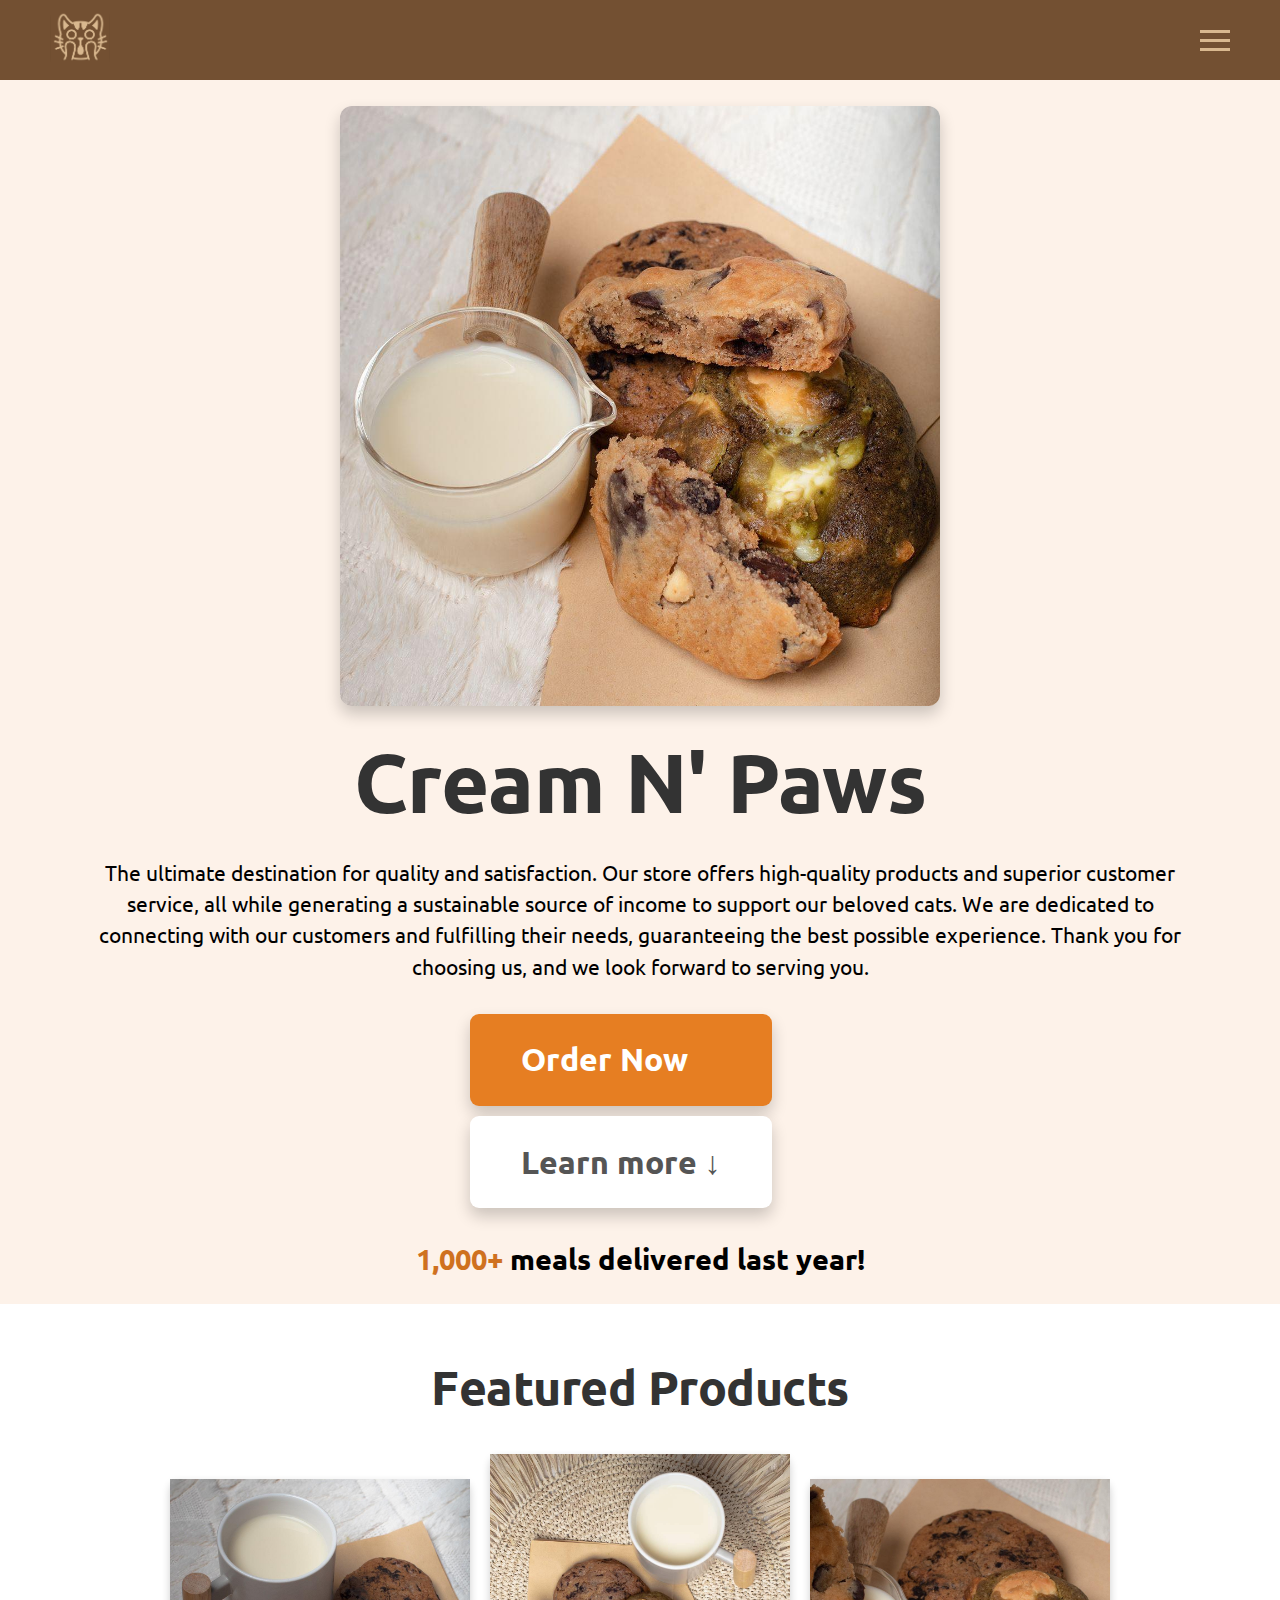
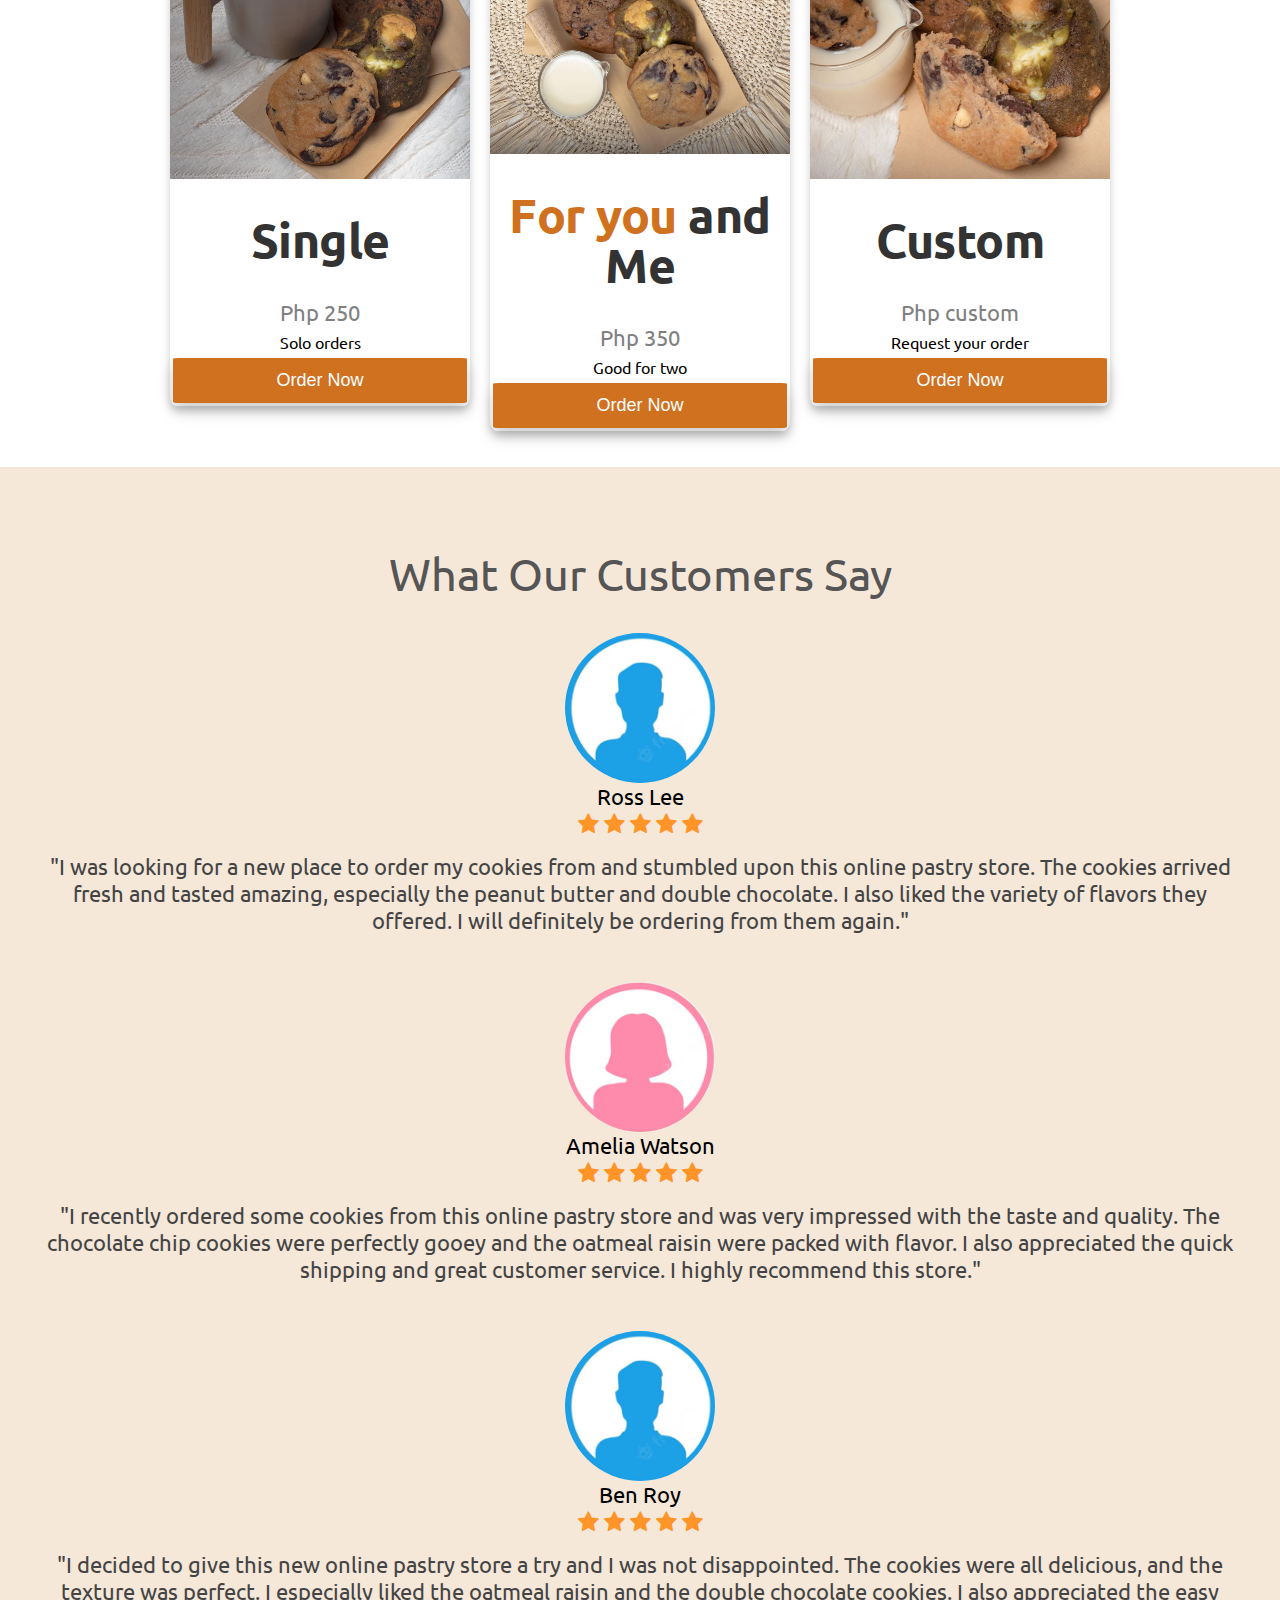
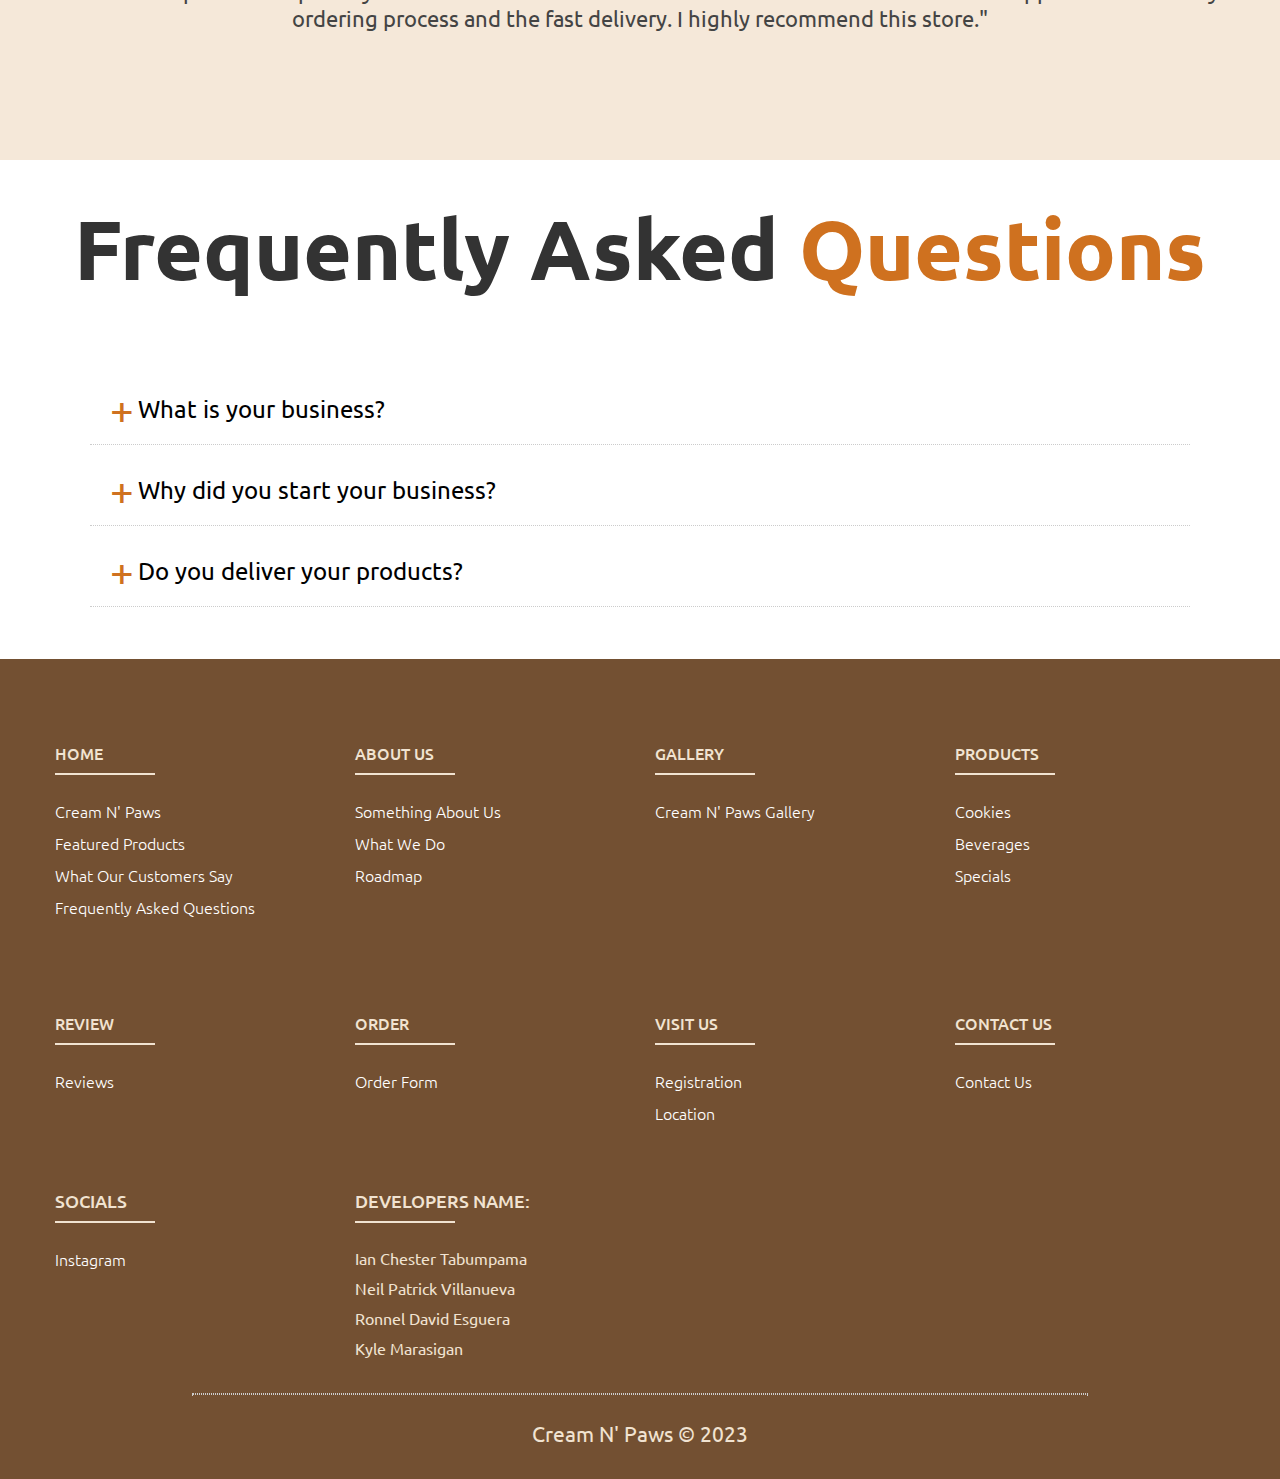
<file: index.html>
<!DOCTYPE html>
<html lang="en">

<head>
  <meta charset="UTF-8">
  <meta http-equiv="X-UA-Compatible" content="IE=edge">
  <meta name="viewport" content="width=device-width, initial-scale=1.0">
  <title>Cream N' Paws</title>
  <link rel="icon" type="image/x-icon" href="logo.png">
  <link rel="stylesheet" href="index-style.css">
  <link rel="stylesheet" href="nav-style.css">
  <link rel="stylesheet" href="footer-style.css">
  <link rel="stylesheet" href="https://cdnjs.cloudflare.com/ajax/libs/font-awesome/4.7.0/css/font-awesome.min.css">
</head>

<body>

  <header>
    <div class="logo">
      <a href="index.html"><img src="logo.png" width="60px"></a>
    </div>
    <div class="navbox">
      <div class="line"></div>
      <div class="line"></div>
      <div class="line"></div>

    </div>
    <nav class="nav-bar">
      <ul>
        <li>
          <a href="index.html" class="active">Home</a>
          <div class="dropdown-content">
            <a href="index.html#featured-products">Featured Products</a>
            <a href="index.html#testimonials">What Our Customers Say</a>
            <a href="index.html#FAQ">FAQ</a>
          </div>
        </li>
        <li>
          <a href="about-us.html">About Us</a>
          <div class="dropdown-content">
            <a href="about-us.html#about-us">Something About Us</a>
            <a href="about-us.html#we-do">What We Do</a>
            <a href="about-us.html#timeline">Roadmap</a>
          </div>
        </li>
        <li>
          <a href="Gallery.html">Gallery</a>
        </li>
        <li>
          <a href="products.html">Products</a>
          <div class="dropdown-content">
            <a href="products.html#cookies">Cookies</a>
            <a href="products.html#beverages">Beverages</a>
            <a href="products.html#specials">Specials</a>
          </div>
        <li>
          <a href="reviews.html">Reviews</a>
        </li>
        <li>
          <a href="order.html">Order</a>
        </li>
        <li>
          <a href="visit.html">Visit Us</a>
          <div class="dropdown-content">
            <a href="visit.html#register-form">Registration</a>
            <a href="visit.html#maps">Location</a>
          </div>
        </li>
        <li>
          <a href="contact-us.html">Contact Us</a>
        </li>
      </ul>
    </nav>

  </header>
  <script>
    navbox = document.querySelector(".navbox");
    navbox.onclick = function () {
      navb = document.querySelector(".nav-bar");
      navb.classList.toggle("active");
    }
  </script>

  <section class="section-hero">
    <div class="hero">
      <div class="hero-text-box">
        <h1 class="heading-primary">
          Cream N' Paws
        </h1>
        <p class="hero-description">
          The ultimate destination for quality and satisfaction.
          Our store offers high-quality products and superior customer
          service, all while generating a sustainable source of
          income to support our beloved cats. We are dedicated to
          connecting with our customers and fulfilling their needs,
          guaranteeing the best possible experience.
          Thank you for choosing us, and we look forward to serving you.
        </p>
        <div class="buttons">
          <a href="order.html" class="btn btn--fill margin-right-btn">Order Now
          </a>
          <a href="#featured-products" class="btn btn--outline margin-right-btn">Learn more &darr;
          </a>
        </div>
      </div>
      <div class="hero-img-box">
        <img src="img3.jpg" alt="cookie" class="hero-img" />
      </div>
      <div class="delivered-meals">
        <p class="delivered-text">
          <span>1,000+</span> meals delivered last year!
        </p>
      </div>
    </div>
  </section>

  <section class="featured-products" id="featured-products">
    <h1>Featured Products</h1>
    <div class="product-container">
      <div class="product-card">
        <img src="img1.jpg" alt="Single" style="width:100%">
        <h1>Single</h1>
        <p class="price">Php 250</p>
        <p>Solo orders</p>
        <form action="order.html">
          <p><button>Order Now</button></p>
        </form>

      </div>

      <div class="product-card">
        <img src="img2.jpg" alt="For you and Me" style="width:100%">
        <h1><span>For you</span> and Me </h1>
        <p class="price">Php 350</p>
        <p>Good for two</p>
        <form action="order.html">
          <p><button>Order Now</button></p>
        </form>
      </div>

      <div class="product-card">
        <img src="img4.jpg" alt="Custom" style="width:100%">
        <h1>Custom </h1>
        <p class="price">Php custom</p>
        <p>Request your order</p>
        <form action="order.html">
          <p><button>Order Now</button></p>
        </form>
      </div>
    </div>
  </section>

  <section id="testimonials">
    <h2 class="testimonial-title">What Our Customers Say</h2>
    <div class="testimonial-container container">
      <div class="testimonial-box">
        <div class="customer-detail">
          <div class="customer-photo">
            <img src="anonymous_boy.png" alt="" />
            <p class="customer-name">Ross Lee</p>
          </div>
        </div>
        <div class="star-rating">
          <span class="fa fa-star checked"></span>
          <span class="fa fa-star checked"></span>
          <span class="fa fa-star checked"></span>
          <span class="fa fa-star checked"></span>
          <span class="fa fa-star checked"></span>
        </div>
        <p class="testimonial-text">
          "I was looking for a new place to order my cookies from and stumbled upon
          this online pastry store. The cookies arrived fresh and tasted amazing, especially
          the peanut butter and double chocolate. I also liked the variety of flavors they offered.
          I will definitely be ordering from them again."
        </p>

      </div>
      <div class="testimonial-box">
        <div class="customer-detail">
          <div class="customer-photo">
            <img src="anonymous_girl.png" alt="" />
            <p class="customer-name">Amelia Watson</p>
          </div>
        </div>
        <div class="star-rating">
          <span class="fa fa-star checked"></span>
          <span class="fa fa-star checked"></span>
          <span class="fa fa-star checked"></span>
          <span class="fa fa-star checked"></span>
          <span class="fa fa-star checked"></span>
        </div>
        <p class="testimonial-text">
          "I recently ordered some cookies from this online pastry
          store and was very impressed with the taste and quality. The chocolate chip cookies
          were perfectly gooey and the oatmeal raisin were packed with flavor. I also appreciated
          the quick shipping and great customer service. I highly recommend this store."
        </p>

      </div>
      <div class="testimonial-box">
        <div class="customer-detail">
          <div class="customer-photo">
            <img src="anonymous_boy.png" alt="" />
            <p class="customer-name">Ben Roy</p>
          </div>
        </div>
        <div class="star-rating">
          <span class="fa fa-star checked"></span>
          <span class="fa fa-star checked"></span>
          <span class="fa fa-star checked"></span>
          <span class="fa fa-star checked"></span>
          <span class="fa fa-star checked"></span>
        </div>
        <p class="testimonial-text">
          "I decided to give this new online pastry store a try and I was not
          disappointed. The cookies were all delicious, and the texture was perfect.
          I especially liked the oatmeal raisin and the double chocolate cookies. I also appreciated
          the easy ordering process and the fast delivery. I highly recommend this store."
        </p>

      </div>
    </div>
  </section>

  <section class="FAQ" id="FAQ">
    <div class="faq-header">
      <h1>Frequently Asked <span>Questions</span></h1>
    </div>
    <div class="faq-content">
      <div class="faq-question">
        <input id="q1" type="checkbox" class="panel">
        <div class="plus"><span>+</span></div>
        <label for="q1" class="panel-title">What is your business?</label>
        <div class="panel-content">Our business is a cookie store where we specialize in baking and selling
          homemade gourmet cookies. We use only the finest ingredients to create unique and delicious
          flavors that will leave your taste buds wanting more. Our cookies are perfect for any occasion,
          whether it be a gift, a special treat, or simply a midday snack.
          We pride ourselves on our commitment to quality and customer satisfaction,
          and we look forward to serving you.</div>
      </div>

      <div class="faq-question">
        <input id="q2" type="checkbox" class="panel">
        <div class="plus"><span>+</span></div>
        <label for="q2" class="panel-title">Why did you start your business?</label>
        <div class="panel-content">
          We started our business in order to gain a sustainable source of income to
          support our beloved cats and also to satisfy our lovely customers.
          We have always been passionate about baking and wanted to share our delicious
          homemade cookies with the world. We believe that our homemade gourmet cookies are
          truly special and we wanted to give people the opportunity to experience them for
          themselves. And the fact that we are able to feed our cats with the income generated
          from our business is a bonus that makes it even more meaningful for us.
          So, we started our business to make a difference in the lives of both our
          cats and our customers.
        </div>
      </div>

      <div class="faq-question">
        <input id="q3" type="checkbox" class="panel">
        <div class="plus"><span>+</span></div>
        <label for="q3" class="panel-title">Do you deliver your products?</label>
        <div class="panel-content">
          Currently, we do offer delivery services for our customers, however,
          it is limited to the Makati area. However, we are constantly working on
          expanding our delivery range and we are planning to expand it to more areas
          after our rebranding. We are always looking for ways to improve and make our
          services more convenient for our customers. We apologize for any inconvenience
          this may cause, and we appreciate your patience as we work to bring our delicious
          cookies to more customers in the future.
        </div>
      </div>
    </div>
  </section>

  <footer class="footer">
    <div class="footer-container">
      <div class="row">
        <div class="footer-col">
          <h4><a href="index.html">HOME</h4>
          <ul>
            <li><a href="index.html#Cream N' Paws">Cream N' Paws</a></li>
            <li><a href="index.html#featured-products">Featured Products</a></li>
            <li><a href="index.html#testimonials">What Our Customers Say</a></li>
            <li><a href="index.html#FAQ">Frequently Asked Questions</a></li>
          </ul>
        </div>
        <div class="footer-col">
          <h4><a href="about-us.html">ABOUT US</h4>
          <ul>
            <li><a href="about-us.html#about-us">Something About Us</a></li>
            <li><a href="about-us.html#we-do">What We Do</a></li>
            <li><a href="about-us.html#timeline">Roadmap</a></li>

          </ul>
          <br>
          <br>
          <br>

        </div>
        <div class="footer-col">
          <h4><a href="Gallery.html">GALLERY</h4>
          <ul>
            <li><a href="Gallery.html#Cream N' Paws Gallery">Cream N' Paws Gallery</a></li>


          </ul>
        </div>
        <div class="footer-col">
          <h4><a href="products.html">PRODUCTS</h4>
          <ul>
            <li><a href="products.html#cookies">Cookies</a></li>
            <li><a href="products.html#beverages">Beverages</a></li>
            <li><a href="products.html#specials">Specials</a></li>
          </ul>
        </div>
        <div class="footer-col">
          <h4><a href="reviews.html">REVIEW</h4>
          <ul>
            <li><a href="reviews.html#Cream N' Paws Reviews">Reviews</a></li>

          </ul>
        </div>
        <div class="footer-col">
          <h4><a href="order.html">ORDER</h4>
          <ul>
            <li><a href="order.html#order-form">Order Form</a></li>

          </ul>
        </div>
        <div class="footer-col">
          <h4><a href="visit.html">VISIT US</h4>
          <ul>
            <li><a href="visit.html#register-form">Registration</a></li>
            <li><a href="visit.html#maps">Location</a></li>

          </ul>
        </div>
        <div class="footer-col">
          <h4><a href="contact-us.html">CONTACT US</h4>
          <ul>
            <li><a href="contact-us.html">Contact Us</a></li>

          </ul>
        </div>

        <div class="footer-col">
          <h4>SOCIALS</h4>
          <ul>
            <li><a href="https://www.instagram.com/cream.n.paws.ph/">Instagram</a></li>
          </ul>
        </div>
        <div class="footer-col">
          <h4>DEVELOPERS NAME:</h4>
          <ul>
            <li>Ian Chester Tabumpama</li>
            <li>Neil Patrick Villanueva</li>
            <li>Ronnel David Esguera</a></li>
            <li>Kyle Marasigan</a></li>
          </ul>
        </div>
      </div>
    </div>
    <br>
    <hr />
    <p> Cream N' Paws &copy; 2023</p>
  </footer>

</body>

</html>
</file>
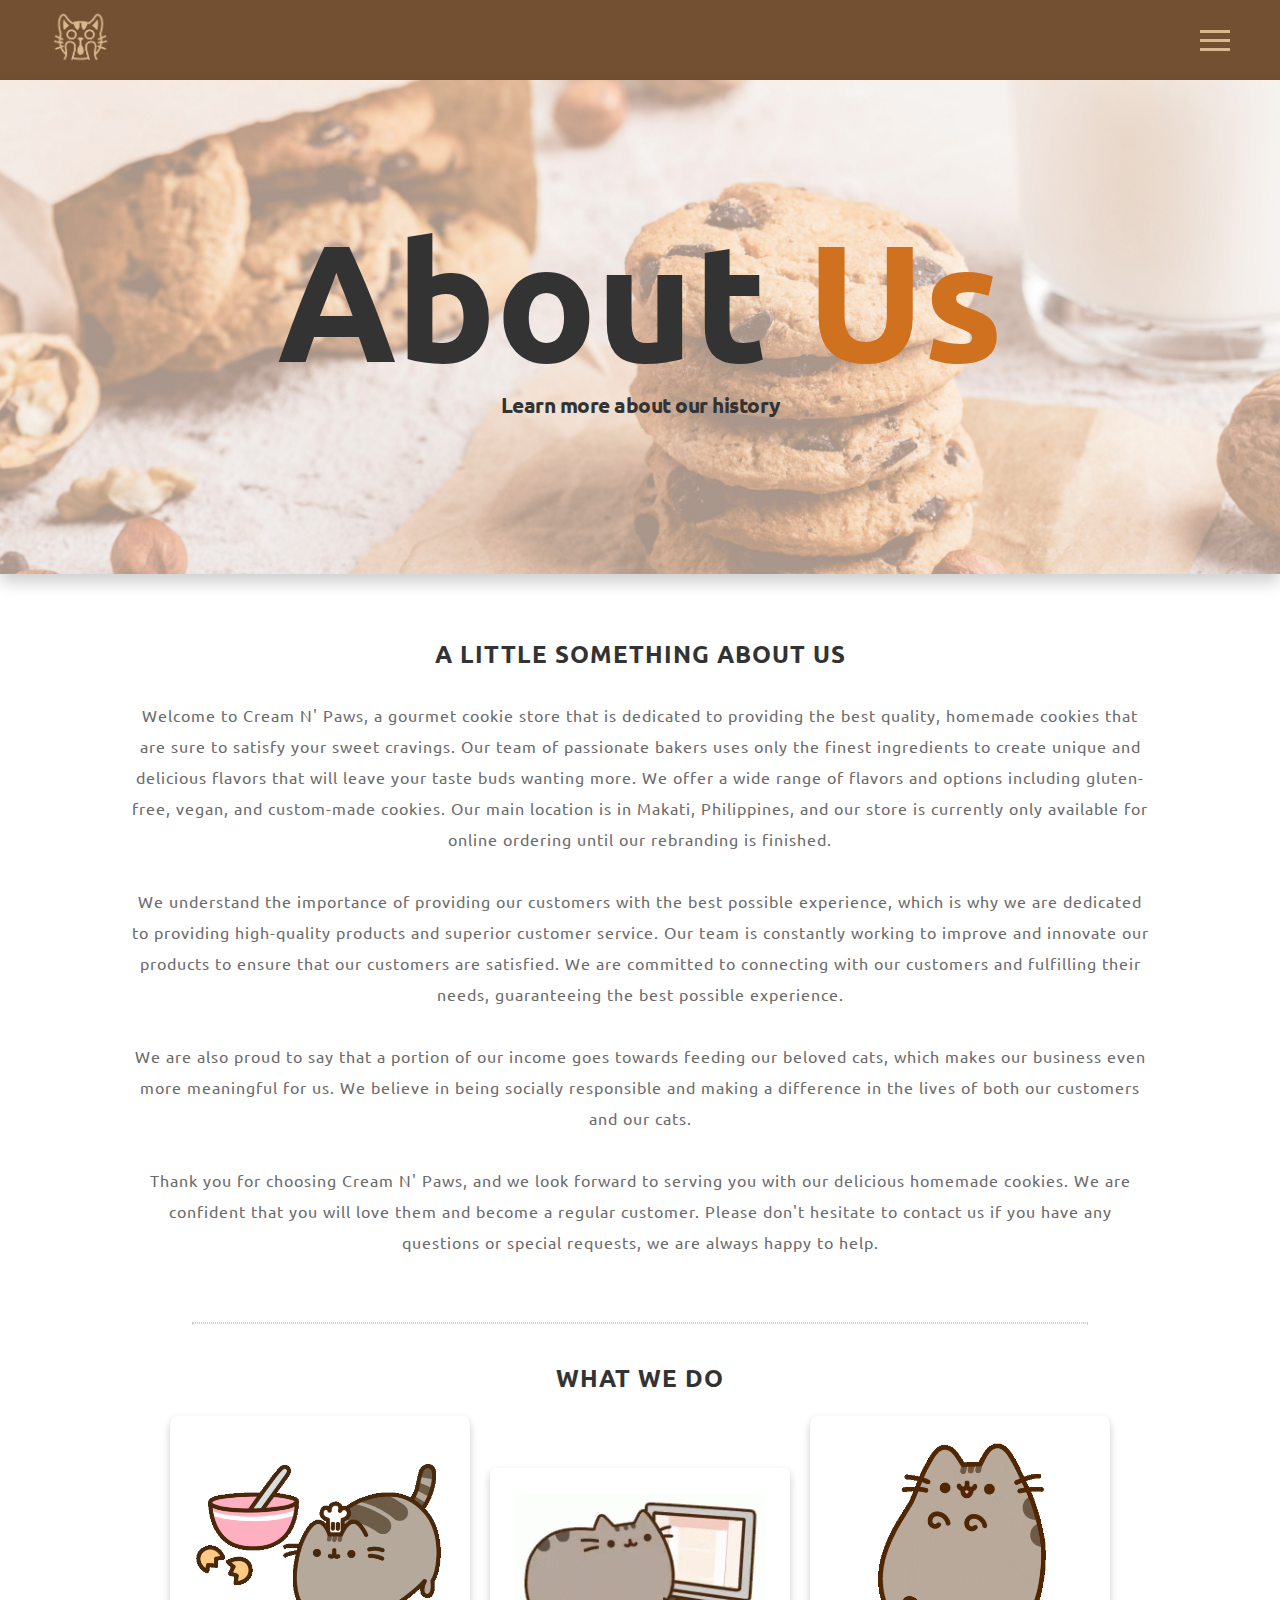
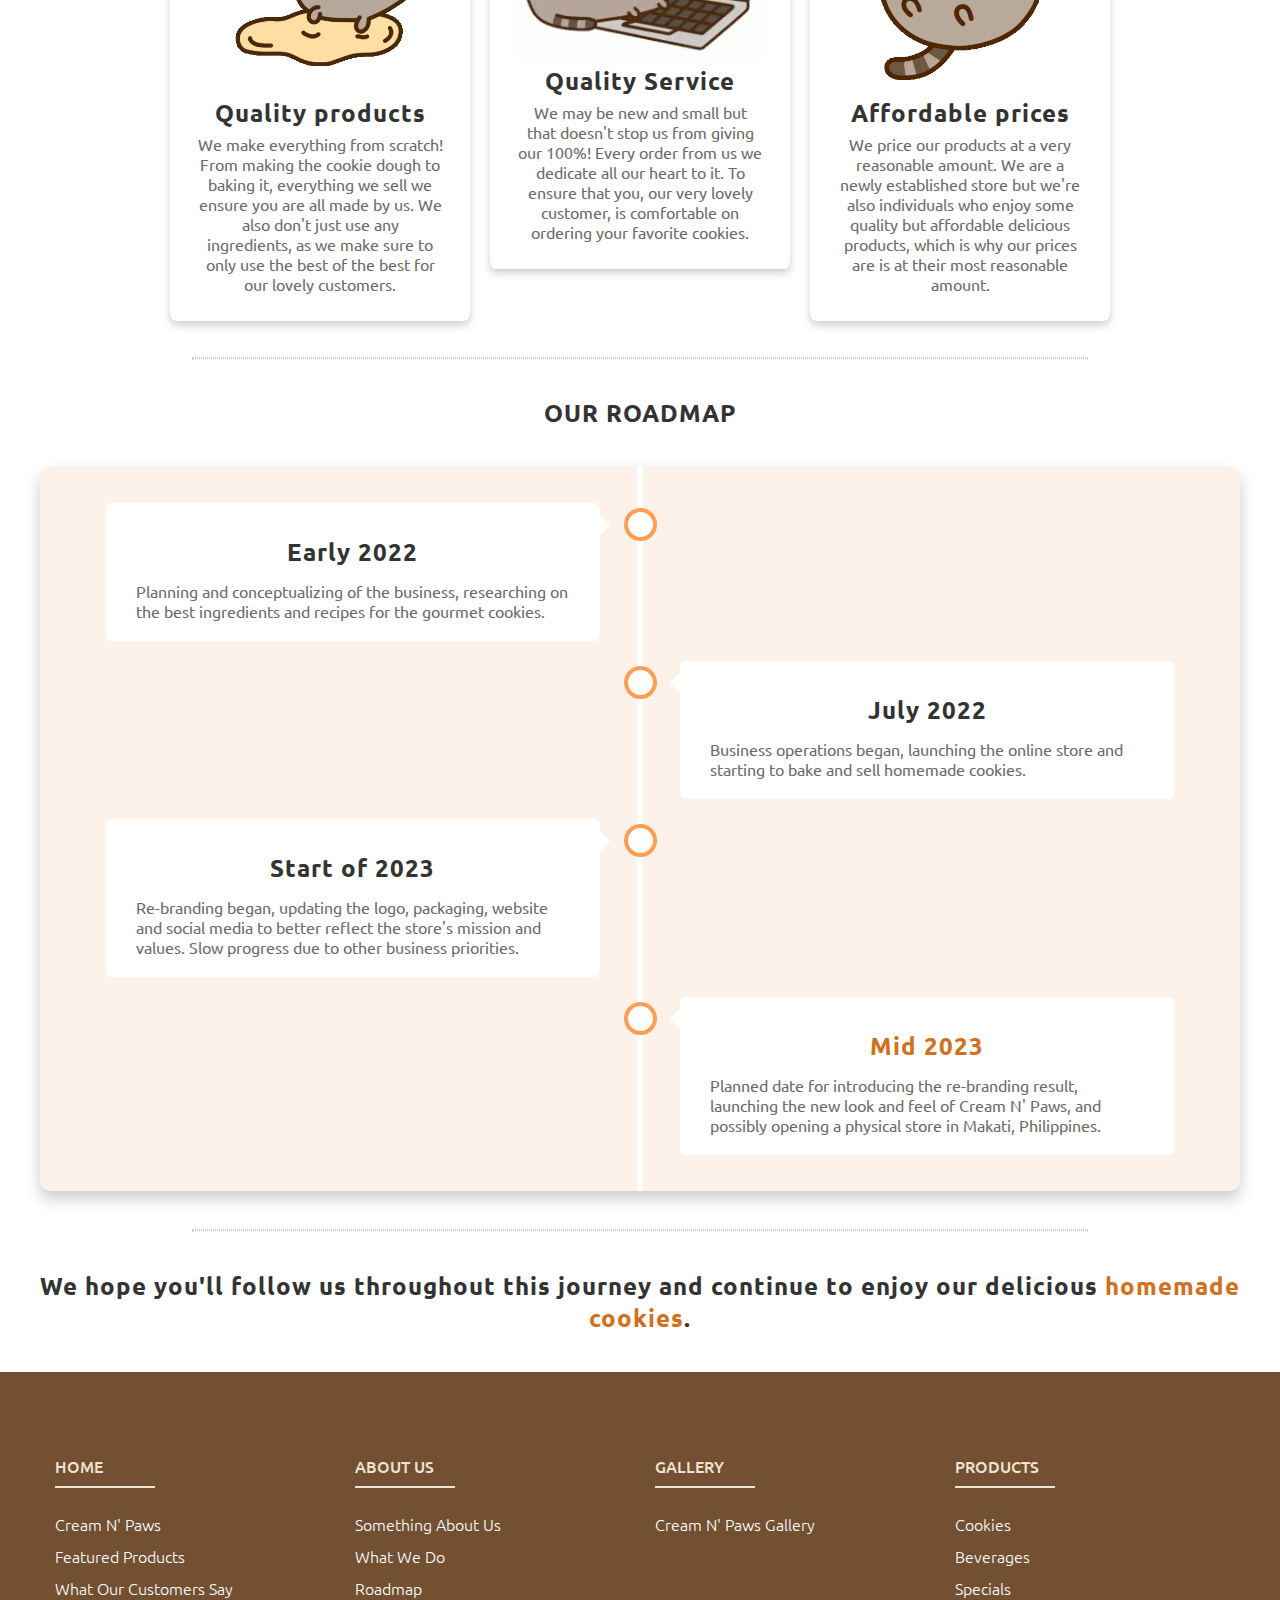
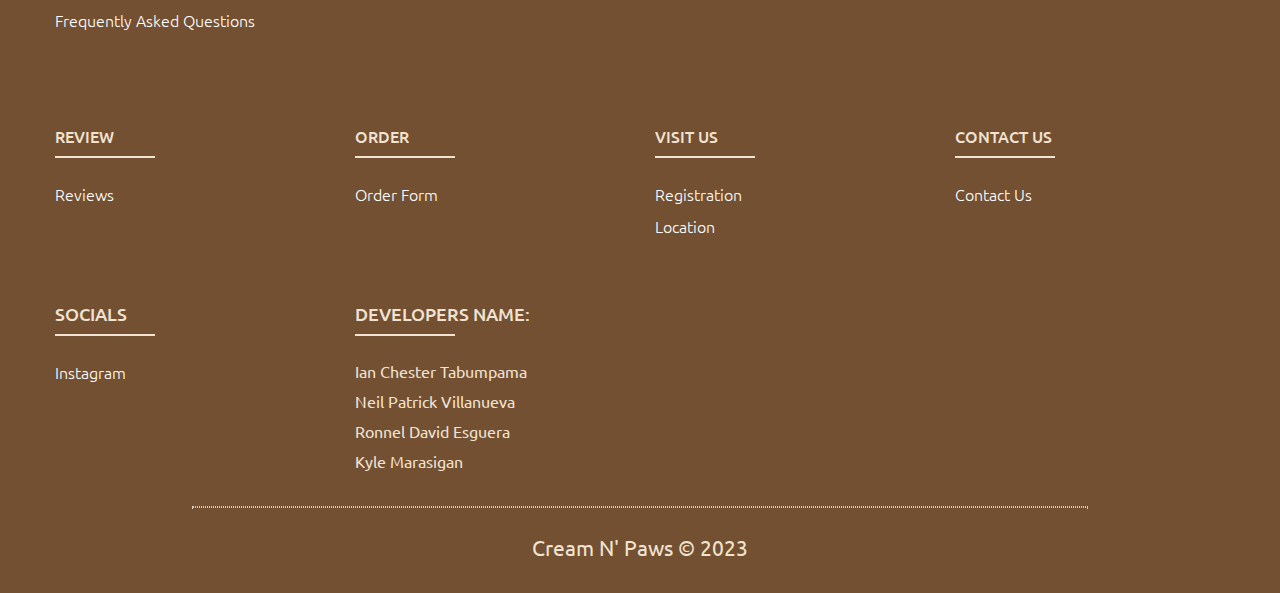
<file: about-us.html>
<!DOCTYPE html>
<html lang="en">

<head>
  <meta charset="UTF-8">
  <meta http-equiv="X-UA-Compatible" content="IE=edge">
  <meta name="viewport" content="width=device-width, initial-scale=1.0">
  <title>Cream N' Paws</title>
  <link rel="icon" type="image/x-icon" href="logo.png">
  <link rel="stylesheet" href="about-style.css">
  <link rel="stylesheet" href="nav-style.css">
  <link rel="stylesheet" href="footer-style.css">
  <link rel="stylesheet" href="https://cdnjs.cloudflare.com/ajax/libs/font-awesome/4.7.0/css/font-awesome.min.css">
</head>

<body>
  <header>
    <div class="logo">
      <a href="index.html"><img src="logo.png" width="60px"></a>
    </div>
    <div class="navbox">
      <div class="line"></div>
      <div class="line"></div>
      <div class="line"></div>

    </div>
    <nav class="nav-bar">
      <ul>
        <li>
          <a href="index.html">Home</a>
          <div class="dropdown-content">
            <a href="index.html#featured-products">Featured Products</a>
            <a href="index.html#testimonials">What Our Customers Say</a>
            <a href="index.html#FAQ">FAQ</a>
          </div>
        </li>
        <li>
          <a href="about-us.html" class="active">About Us</a>
          <div class="dropdown-content">
            <a href="about-us.html#about-us">Something About Us</a>
            <a href="about-us.html#we-do">What We Do</a>
            <a href="about-us.html#timeline">Roadmap</a>
          </div>
        </li>
        <li>
          <a href="Gallery.html">Gallery</a>
        </li>
        <li>
          <a href="products.html">Products</a>
          <div class="dropdown-content">
            <a href="products.html#cookies">Cookies</a>
            <a href="products.html#beverages">Beverages</a>
            <a href="products.html#specials">Specials</a>
          </div>
        <li>
          <a href="reviews.html">Reviews</a>
        </li>
        <li>
          <a href="order.html">Order</a>
        </li>
        <li>
          <a href="visit.html">Visit Us</a>
          <div class="dropdown-content">
            <a href="visit.html#register-form">Registration</a>
            <a href="visit.html#maps">Location</a>
          </div>
        </li>
        <li>
          <a href="contact-us.html">Contact Us</a>
        </li>
      </ul>
    </nav>

  </header>
  <script>
    navbox = document.querySelector(".navbox");
    navbox.onclick = function () {
      navb = document.querySelector(".nav-bar");
      navb.classList.toggle("active");
    }
  </script>

  <section>
    <div class="section-hero">
      <div class="hero">
        <div class="hero-title">
          <h1> About <span>Us</span></h1>
          <p>Learn more about our history</p>
        </div>
      </div>
  </section>

  <section class="about-us" id="about-us">
    <div class="about-us-text">
      <h2>A LITTLE SOMETHING ABOUT US</h2>
      <br>
      <p>Welcome to Cream N' Paws, a gourmet cookie store that is dedicated to providing the best quality, homemade
        cookies that are sure to satisfy your sweet cravings. Our team of passionate bakers uses only the finest
        ingredients to create unique and delicious flavors that will leave your taste buds wanting more. We offer a wide
        range of flavors and options including gluten-free, vegan, and custom-made cookies. Our main location is in
        Makati, Philippines, and our store is currently only available for online ordering until our rebranding is
        finished.
        <br>
        <br>
        We understand the importance of providing our customers with the best possible experience, which is why we are
        dedicated to providing high-quality products and superior customer service. Our team is constantly working to
        improve and innovate our products to ensure that our customers are satisfied. We are committed to connecting
        with our customers and fulfilling their needs, guaranteeing the best possible experience.
        <br>
        <br>
        We are also proud to say that a portion of our income goes towards feeding our beloved cats, which makes our
        business even more meaningful for us. We believe in being socially responsible and making a difference in the
        lives of both our customers and our cats.
        <br>
        <br>
        Thank you for choosing Cream N' Paws, and we look forward to serving you with our delicious homemade cookies. We
        are confident that you will love them and become a regular customer. Please don't hesitate to contact us if you
        have any questions or special requests, we are always happy to help.
      </p>
    </div>
    </div>
  </section>

  <hr />
  <section class="we-do-container" id="we-do">
    <h2>WHAT WE DO</h2>
    <div class="info-container">
      <div class="info-card">
        <img src="Baking_cat.gif" alt="cat1" style="width:100%">
        <h2>Quality products</h2>
        <p>We make everything from scratch! From making the cookie dough to baking it, everything we sell 
          we ensure you are all made by us. We also don't just use any ingredients, as we make sure to only
          use the best of the best for our lovely customers.
        </p>
      </div>
      <div class="info-card">
        <img src="Order_cat.gif" alt="cat2" style="width:100%">
        <h2>Quality Service</h2>
        <p>We may be new and small but that doesn't stop us from giving our 100%! Every order from us 
          we dedicate all our heart to it. To ensure that you, our very lovely customer, is comfortable
          on ordering your favorite cookies. 
        </p>
      </div>
      <div class="info-card">
        <img src="Floating_cat.gif" alt="cat3" style="width:100%">
        <h2>Affordable prices</h2>
        <p> We price our products at a very reasonable amount. We are a newly established store but 
          we're also individuals who enjoy some quality but affordable delicious products, which is why
          our prices are is at their most reasonable amount.
        </p>
        </div>
  </section>

  <hr />
  <section id="timeline">
    <h2>OUR ROADMAP</h2>
    <div class="timeline">
      <div class="container left">
        <div class="content">
          <h2>Early 2022</h2>
          <p>Planning and conceptualizing of the business, researching on the best ingredients and recipes for the gourmet cookies.</p>
        </div>
      </div>

      <div class="container right">
        <div class="content">
          <h2>July 2022</h2>
          <p>Business operations began, launching the online store and starting to bake and sell homemade cookies.</p>
        </div>
      </div>

      <div class="container left">
        <div class="content">
          <h2>Start of 2023</h2>
          <p>Re-branding began, updating the logo, packaging, 
            website and social media to better reflect the store's mission and values. Slow progress due to other business priorities.</p>
        </div>
      </div>

      <div class="container right">
        <div class="content">
          <h2><span>Mid 2023</span></h2>
          <p>Planned date for introducing the re-branding result, launching the new look and feel of Cream N' Paws, 
            and possibly opening a physical store in Makati, Philippines.</p>
        </div>
      </div>
    </div>
  </section>

  <hr />

  <section id="last-remark">
    <h2>We hope you'll follow us throughout this journey and continue to enjoy our delicious <span>homemade cookies</span>.</h2>
  </section>


  <section id="footer">
    <footer class="footer">
      <div class="footer-container">
        <div class="row">
          <div class="footer-col">
            <h4><a href="index.html">HOME</h4>
            <ul>
              <li><a href="index.html#Cream N' Paws">Cream N' Paws</a></li>
              <li><a href="index.html#featured-products">Featured Products</a></li>
              <li><a href="index.html#testimonials">What Our Customers Say</a></li>
              <li><a href="index.html#FAQ">Frequently Asked Questions</a></li>
            </ul>
          </div>
          <div class="footer-col">
            <h4><a href="about-us.html">ABOUT US</h4>
            <ul>
              <li><a href="about-us.html#about-us">Something About Us</a></li>
              <li><a href="about-us.html#we-do">What We Do</a></li>
              <li><a href="about-us.html#timeline">Roadmap</a></li>
  
            </ul>
            <br>
            <br>
            <br>
  
          </div>
          <div class="footer-col">
            <h4><a href="Gallery.html">GALLERY</h4>
            <ul>
              <li><a href="Gallery.html#Cream N' Paws Gallery">Cream N' Paws Gallery</a></li>
  
  
            </ul>
          </div>
          <div class="footer-col">
            <h4><a href="products.html">PRODUCTS</h4>
            <ul>
              <li><a href="products.html#cookies">Cookies</a></li>
              <li><a href="products.html#beverages">Beverages</a></li>
              <li><a href="products.html#specials">Specials</a></li>
            </ul>
          </div>
          <div class="footer-col">
            <h4><a href="reviews.html">REVIEW</h4>
            <ul>
              <li><a href="reviews.html#Cream N' Paws Reviews">Reviews</a></li>
  
            </ul>
          </div>
          <div class="footer-col">
            <h4><a href="order.html">ORDER</h4>
            <ul>
              <li><a href="order.html#order-form">Order Form</a></li>
  
            </ul>
          </div>
          <div class="footer-col">
            <h4><a href="visit.html">VISIT US</h4>
            <ul>
              <li><a href="visit.html#register-form">Registration</a></li>
              <li><a href="visit.html#maps">Location</a></li>
  
            </ul>
          </div>
          <div class="footer-col">
            <h4><a href="contact-us.html">CONTACT US</h4>
            <ul>
              <li><a href="contact-us.html">Contact Us</a></li>
  
            </ul>
          </div>
  
          <div class="footer-col">
            <h4>SOCIALS</h4>
            <ul>
              <li><a href="https://www.instagram.com/cream.n.paws.ph/">Instagram</a></li>
            </ul>
          </div>
          <div class="footer-col">
            <h4>DEVELOPERS NAME:</h4>
            <ul>
              <li>Ian Chester Tabumpama</li>
              <li>Neil Patrick Villanueva</li>
              <li>Ronnel David Esguera</a></li>
              <li>Kyle Marasigan</a></li>
            </ul>
          </div>
        </div>
      </div>
      <br>
      <hr />
      <p> Cream N' Paws &copy; 2023</p>
    </footer>
  </section>



</body>

</html>
</file>
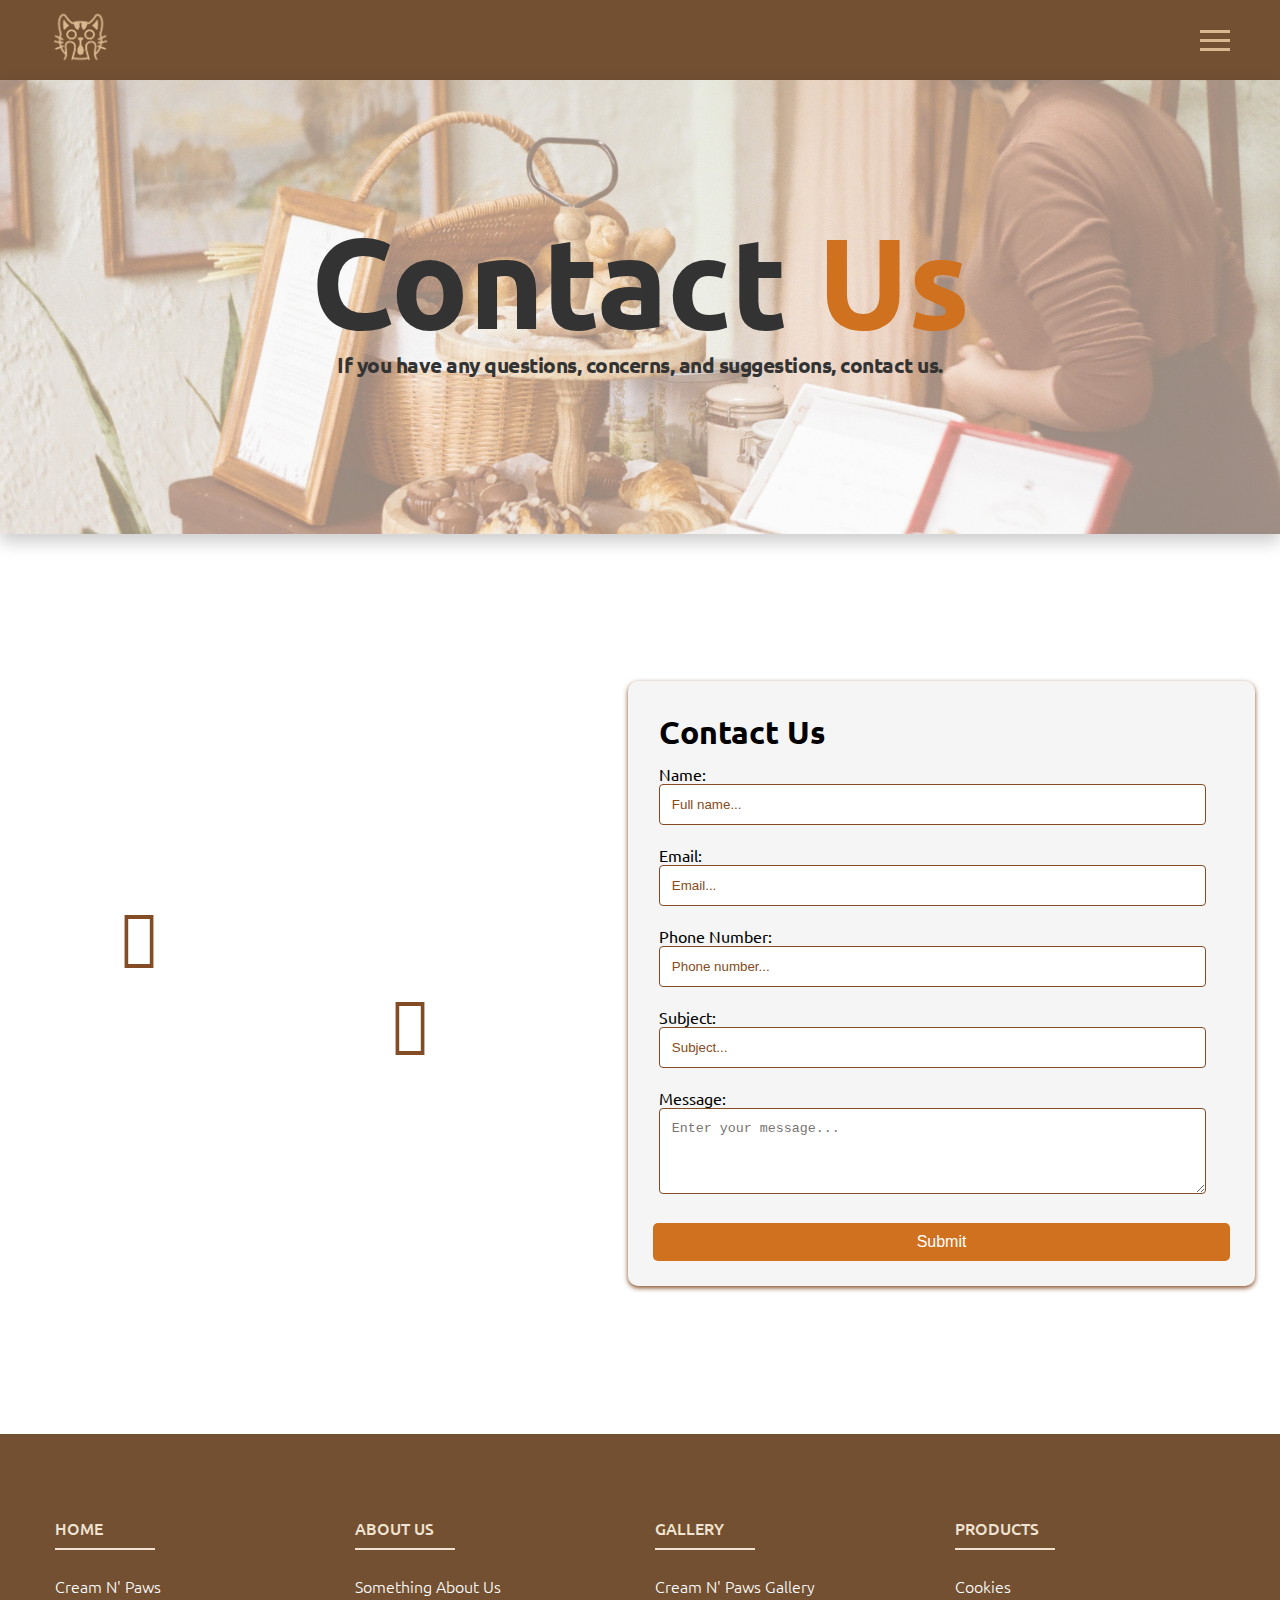
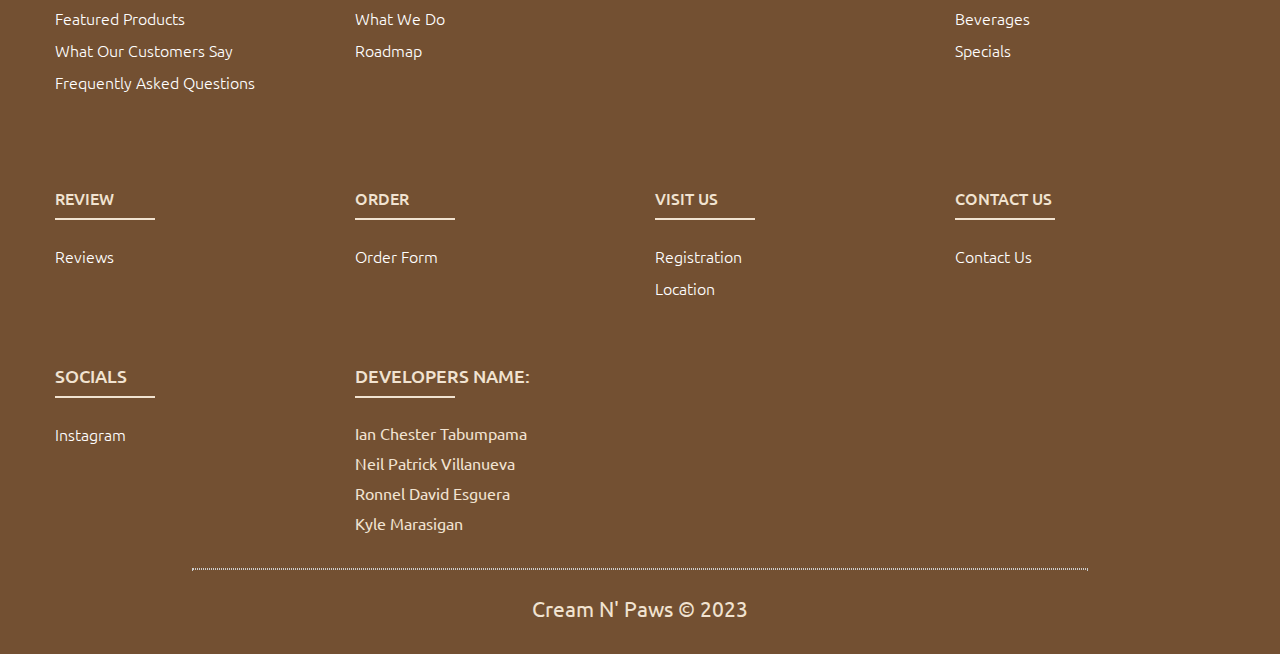
<file: contact-us.html>
<!DOCTYPE html>
<html>

<head>
  <title>Contact form</title>
  <link rel="stylesheet" href="https://use.fontawesome.com/releases/v5.4.1/css/all.css"
    integrity="sha384-5sAR7xN1Nv6T6+dT2mhtzEpVJvfS3NScPQTrOxhwjIuvcA67KV2R5Jz6kr4abQsz" crossorigin="anonymous">
  <link href="https://fonts.googleapis.com/css?family=Roboto:300,400,500,700" rel="stylesheet">
  <meta charset="UTF-8">
  <meta http-equiv="X-UA-Compatible" content="IE=edge">
  <meta name="viewport" content="width=device-width, initial-scale=1.0">
  <title>Cream N' Paws</title>
  <link rel="icon" type="image/x-icon" href="logo.png">
  <link rel="stylesheet" href="contact-style.css">
  <link rel="stylesheet" href="nav-style.css">
  <link rel="stylesheet" href="footer-style.css">
  <link rel="stylesheet" href="https://cdnjs.cloudflare.com/ajax/libs/font-awesome/4.7.0/css/font-awesome.min.css">

</head>

<body>
  <header>
    <div class="logo">
      <a href="index.html"><img src="logo.png" width="60px"></a>
    </div>
    <div class="navbox">
      <div class="line"></div>
      <div class="line"></div>
      <div class="line"></div>

    </div>
    <nav class="nav-bar">
      <ul>
        <li>
          <a href="index.html">Home</a>
          <div class="dropdown-content">
            <a href="index.html#featured-products">Featured Products</a>
            <a href="index.html#testimonials">What Our Customers Say</a>
            <a href="index.html#FAQ">FAQ</a>
          </div>
        </li>
        <li>
          <a href="about-us.html">About Us</a>
          <div class="dropdown-content">
            <a href="about-us.html#about-us">Something About Us</a>
            <a href="about-us.html#we-do">What We Do</a>
            <a href="about-us.html#timeline">Roadmap</a>
          </div>
        </li>
        <li>
          <a href="Gallery.html">Gallery</a>
        </li>
        <li>
          <a href="products.html">Products</a>
          <div class="dropdown-content">
            <a href="products.html#cookies">Cookies</a>
            <a href="products.html#beverages">Beverages</a>
            <a href="products.html#specials">Specials</a>
          </div>
        <li>
          <a href="reviews.html">Reviews</a>
        </li>
        <li>
          <a href="order.html">Order</a>
        </li>
        <li>
          <a href="visit.html">Visit Us</a>
          <div class="dropdown-content">
            <a href="visit.html#register-form">Registration</a>
            <a href="visit.html#maps">Location</a>
          </div>
        </li>
        <li>
          <a href="contact-us.html" class="active">Contact Us</a>
        </li>
      </ul>
    </nav>

  </header>
  <script>
    navbox = document.querySelector(".navbox");
    navbox.onclick = function () {
      navb = document.querySelector(".nav-bar");
      navb.classList.toggle("active");
    }
  </script>

  <section>
    <div class="section-hero">
      <div class="hero">
        <div class="hero-title">
          <h1> Contact <span>Us</span></h1>
          <p>If you have any questions, concerns, and suggestions, contact us.</p>
        </div>
      </div>
  </section>

  <div class="main-block">
    <div class="left-part">
      <i class="fas fa-envelope"></i>
      <i class="fas fa-at"></i>
      <i class="fas fa-mail-bulk"></i>
    </div>
    <form action="https://formspree.io/f/xlekdojw" method="POST">
      <h1 id="contact-us">Contact Us</h1>
      <div class="info">
        <label for="NAME">Name: </label>
        <input class="fname" type="text" name="NAME" placeholder="Full name..." required />
        <label for="EMAIL">Email: </label>
        <input type="text" name="EMAIL" placeholder="Email..." required />
        <label for="PHONE-NUMBER">Phone Number: </label>
        <input type="text" name="PHONE-NUMBER" placeholder="Phone number..." required />
        <label for="Subject">Subject: </label>
        <input type="text" name="Subject" placeholder="Subject..." required />
        <label for="MESSAGE">Message: </label>
        <textarea rows="4" name="MESSAGE" placeholder="Enter your message..."></textarea>

      </div>
      <button type="submit"> Submit</button>
    </form>
  </div>
  </form>


  <section id="footer">
    <footer class="footer">
      <div class="footer-container">
        <div class="row">
          <div class="footer-col">
            <h4><a href="index.html">HOME</h4>
            <ul>
              <li><a href="index.html#Cream N' Paws">Cream N' Paws</a></li>
              <li><a href="index.html#featured-products">Featured Products</a></li>
              <li><a href="index.html#testimonials">What Our Customers Say</a></li>
              <li><a href="index.html#FAQ">Frequently Asked Questions</a></li>
            </ul>
          </div>
          <div class="footer-col">
            <h4><a href="about-us.html">ABOUT US</h4>
            <ul>
              <li><a href="about-us.html#about-us">Something About Us</a></li>
              <li><a href="about-us.html#we-do">What We Do</a></li>
              <li><a href="about-us.html#timeline">Roadmap</a></li>
  
            </ul>
            <br>
            <br>
            <br>
  
          </div>
          <div class="footer-col">
            <h4><a href="Gallery.html">GALLERY</h4>
            <ul>
              <li><a href="Gallery.html#Cream N' Paws Gallery">Cream N' Paws Gallery</a></li>
  
  
            </ul>
          </div>
          <div class="footer-col">
            <h4><a href="products.html">PRODUCTS</h4>
            <ul>
              <li><a href="products.html#cookies">Cookies</a></li>
              <li><a href="products.html#beverages">Beverages</a></li>
              <li><a href="products.html#specials">Specials</a></li>
            </ul>
          </div>
          <div class="footer-col">
            <h4><a href="reviews.html">REVIEW</h4>
            <ul>
              <li><a href="reviews.html#Cream N' Paws Reviews">Reviews</a></li>
  
            </ul>
          </div>
          <div class="footer-col">
            <h4><a href="order.html">ORDER</h4>
            <ul>
              <li><a href="order.html#order-form">Order Form</a></li>
  
            </ul>
          </div>
          <div class="footer-col">
            <h4><a href="visit.html">VISIT US</h4>
            <ul>
              <li><a href="visit.html#register-form">Registration</a></li>
              <li><a href="visit.html#maps">Location</a></li>
  
            </ul>
          </div>
          <div class="footer-col">
            <h4><a href="contact-us.html">CONTACT US</h4>
            <ul>
              <li><a href="contact-us.html">Contact Us</a></li>
  
            </ul>
          </div>
  
          <div class="footer-col">
            <h4>SOCIALS</h4>
            <ul>
              <li><a href="https://www.instagram.com/cream.n.paws.ph/">Instagram</a></li>
            </ul>
          </div>
          <div class="footer-col">
            <h4>DEVELOPERS NAME:</h4>
            <ul>
              <li>Ian Chester Tabumpama</li>
              <li>Neil Patrick Villanueva</li>
              <li>Ronnel David Esguera</a></li>
              <li>Kyle Marasigan</a></li>
            </ul>
          </div>
        </div>
      </div>
      <br>
      <hr />
      <p> Cream N' Paws &copy; 2023</p>
    </footer>
  </section>

</body>

</html>
</file>
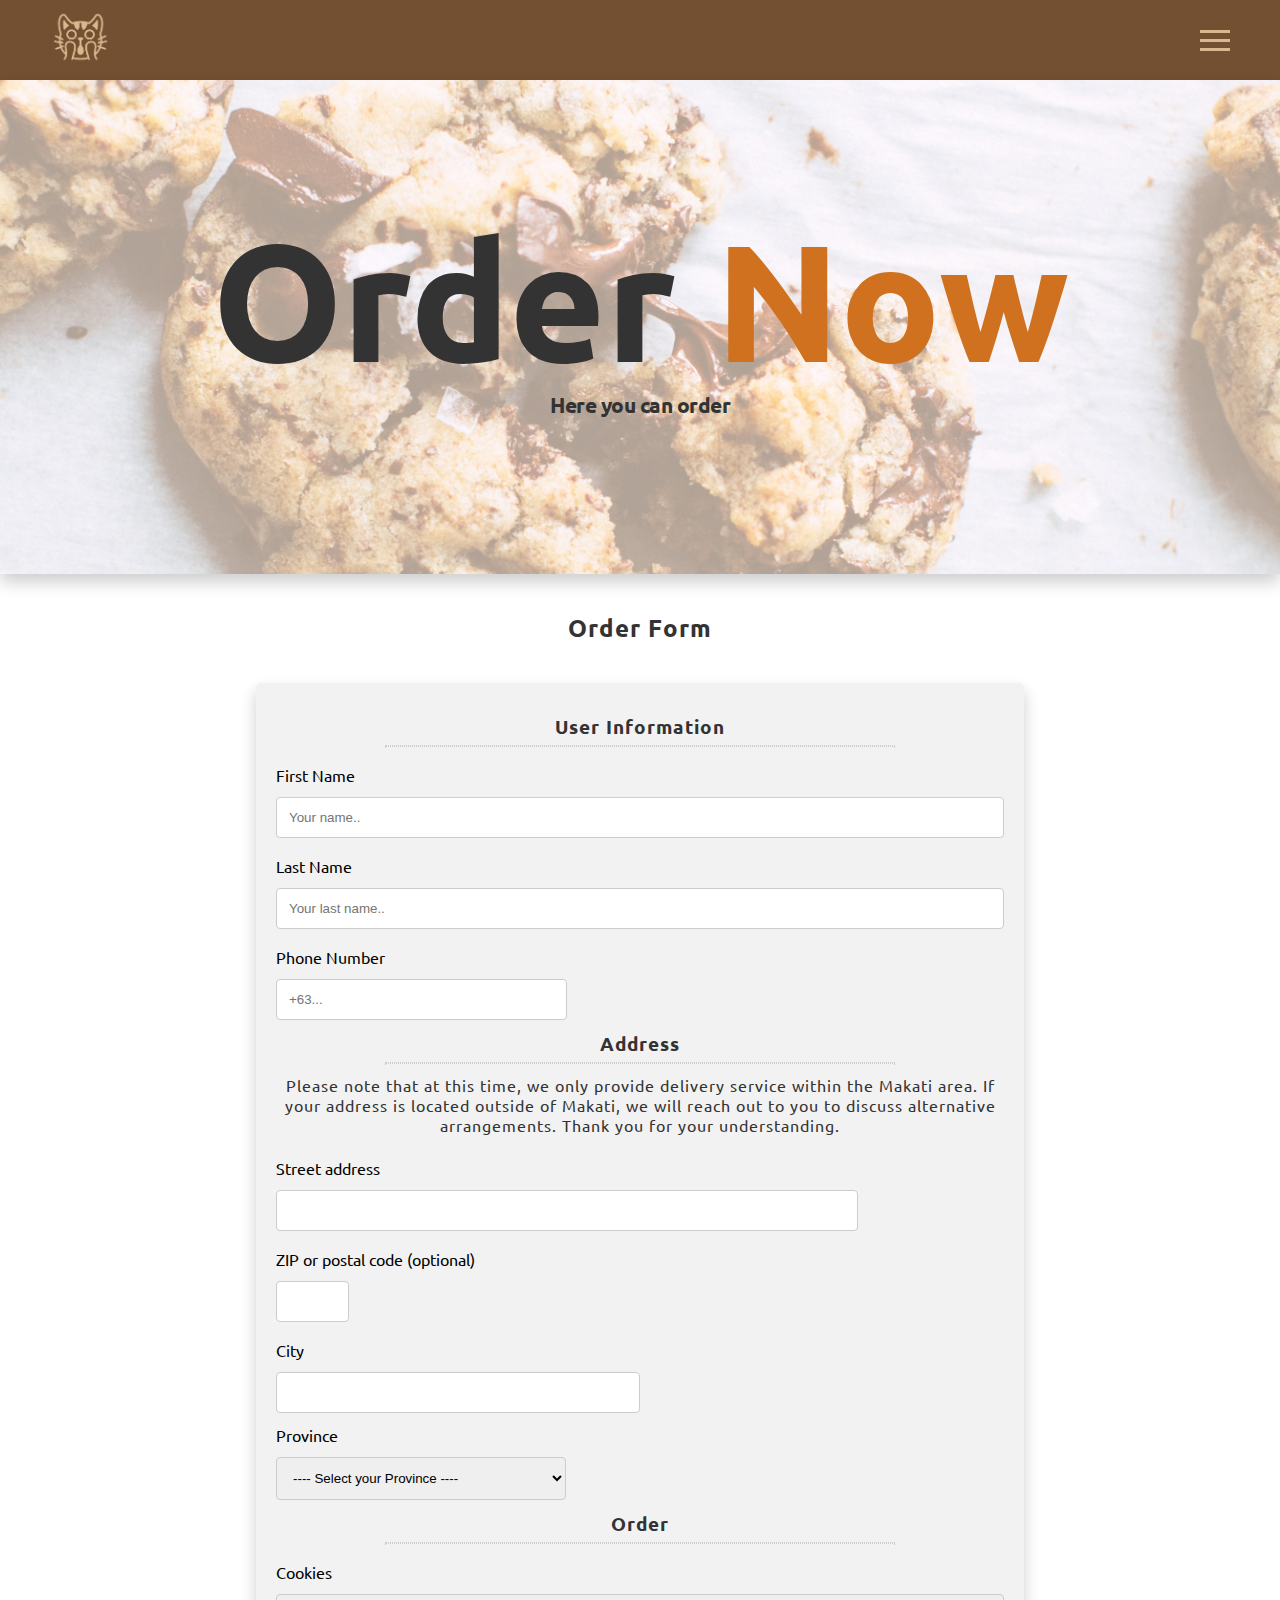
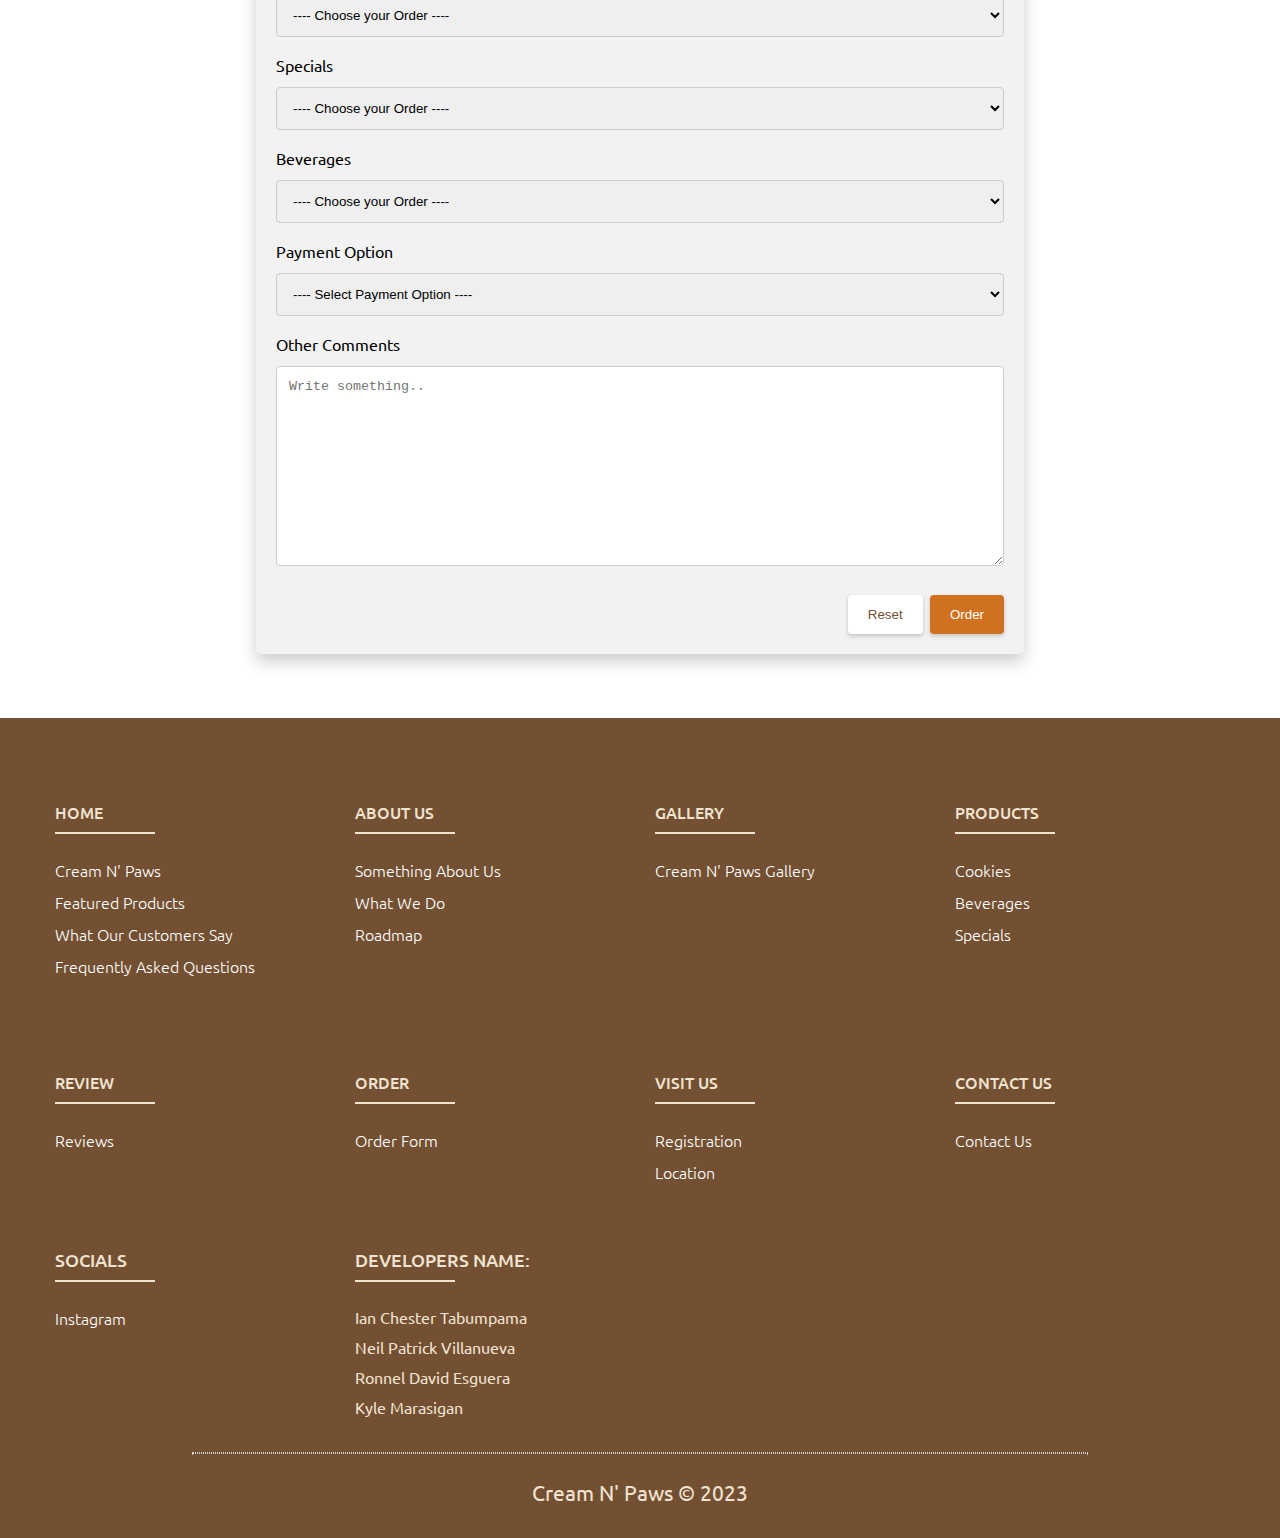
<file: order.html>
<!DOCTYPE html>
<html lang="en">

<head>
  <meta charset="UTF-8">
  <meta http-equiv="X-UA-Compatible" content="IE=edge">
  <meta name="viewport" content="width=device-width, initial-scale=1.0">
  <title>Cream N' Paws</title>
  <link rel="icon" type="image/x-icon" href="logo.png">
  <link rel="stylesheet" href="order-style.css">
  <link rel="stylesheet" href="nav-style.css">
  <link rel="stylesheet" href="footer-style.css">
  <link rel="stylesheet" href="https://cdnjs.cloudflare.com/ajax/libs/font-awesome/4.7.0/css/font-awesome.min.css">
</head>

<body>
  <header>
    <div class="logo">
      <a href="index.html"><img src="logo.png" width="60px"></a>
    </div>
    <div class="navbox">
      <div class="line"></div>
      <div class="line"></div>
      <div class="line"></div>

    </div>
    <nav class="nav-bar">
      <ul>
        <li>
          <a href="index.html">Home</a>
          <div class="dropdown-content">
            <a href="index.html#featured-products">Featured Products</a>
            <a href="index.html#testimonials">What Our Customers Say</a>
            <a href="index.html#FAQ">FAQ</a>
          </div>
        </li>
        <li>
          <a href="about-us.html">About Us</a>
          <div class="dropdown-content">
            <a href="about-us.html#about-us">Something About Us</a>
            <a href="about-us.html#we-do">What We Do</a>
            <a href="about-us.html#timeline">Roadmap</a>
          </div>
        </li>
        <li>
          <a href="Gallery.html">Gallery</a>
        </li>
        <li>
          <a href="products.html">Products</a>
          <div class="dropdown-content">
            <a href="products.html#cookies">Cookies</a>
            <a href="products.html#beverages">Beverages</a>
            <a href="products.html#specials">Specials</a>
          </div>
        <li>
          <a href="reviews.html">Reviews</a>
        </li>
        <li>
          <a href="order.html" class="active">Order</a>
        </li>
        <li>
          <a href="visit.html">Visit Us</a>
          <div class="dropdown-content">
            <a href="visit.html#register-form">Registration</a>
            <a href="visit.html#maps">Location</a>
          </div>
        </li>
        <li>
          <a href="contact-us.html">Contact Us</a>
        </li>
      </ul>
    </nav>

  </header>
  <script>
    navbox = document.querySelector(".navbox");
    navbox.onclick = function () {
      navb = document.querySelector(".nav-bar");
      navb.classList.toggle("active");
    }
  </script>

  <section>
    <div class="section-hero">
      <div class="hero">
        <div class="hero-title">
          <h1> Order <span>Now</span></h1>
          <p>Here you can order</p>
        </div>
      </div>
  </section>

  <section id="order-form">
    <h2>Order Form</h2>
    <div class="container">
      <h3>User Information</h3>
      <hr />
      <form action="" id="ordering-form">
        <div class="row">
          <div class="input-cont">
            <label for="fname">First Name</label>
            <input type="text" id="fname" name="firstname" placeholder="Your name..">
          </div>
        </div>
        <div class="row">
          <div class="input-cont">
            <label for="lname">Last Name</label>
            <input type="text" id="lname" name="lastname" placeholder="Your last name..">
          </div>
        </div>

        <div class="row">
          <div class="input-cont">
            <label for="number">Phone Number</label>
            <br>
            <input type="phone" id="number" name="Pnumber" placeholder="+63...">
          </div>
        </div>
        <h3>Address</h3>
        <hr />
        <p>Please note that at this time, we only provide delivery service within the Makati area.
          If your address is located outside of Makati, we will reach out to you to discuss alternative arrangements.
          Thank you for your understanding.</p>
        <div class="row">
          <div class="input-cont">
            <label for="street-address">Street address</label>
            <br>
            <input type="text" id="street-address" name="street-address" enterkeyhint="next"></input>
          </div>

        </div>
        <div class="row">
          <div class="input-cont">
            <label for="postal-code">ZIP or postal code (optional)</label>
            <br>
            <input type="text" id="postal-code" name="postal-code" enterkeyhint="next">
          </div>
        </div>
        <div class="row">
          <div class="input-cont">
            <label for="city">City</label>
            <br>
            <input required type="text" id="city" name="city" enterkeyhint="next">
          </div>

          <div class="row">
            <div>
              <label for="province">Province</label>
              <select name="province">
                <option value="select">---- Select your Province ----</option>
                <option value="Abra">Abra</option>
                <option value="Agusan del Norte">Agusan del Norte</option>
                <option value="Agusan del Sur">Agusan del Sur</option>
                <option value="Aklan">Aklan</option>
                <option value="Albay">Albay</option>
                <option value="Antique">Antique</option>
                <option value="Apayao">Apayao</option>
                <option value="Aurora">Aurora</option>
                <option value="Basilan">Basilan</option>
                <option value="Bataan">Bataan</option>
                <option value="Batanes">Batanes</option>
                <option value="Batangas">Batangas</option>
                <option value="Biliran">Biliran</option>
                <option value="Benguet">Benguet</option>
                <option value="Bohol">Bohol</option>
                <option value="Bukidnon">Bukidnon</option>
                <option value="Bulacan">Bulacan</option>
                <option value="Cagayan">Cagayan</option>
                <option value="Camarines Norte">Camarines Norte</option>
                <option value="Camarines Sur">Camarines Sur</option>
                <option value="Camiguin">Camiguin</option>
                <option value="Capiz">Capiz</option>
                <option value="Catanduanes">Catanduanes</option>
                <option value="Cavite">Cavite</option>
                <option value="Cebu">Cebu</option>
                <option value="Compostela">Compostela</option>
                <option value="Davao del Norte">Davao del Norte</option>
                <option value="Davao del Sur">Davao del Sur</option>
                <option value="Davao Oriental">Davao Oriental</option>
                <option value="Eastern Samar">Eastern Samar</option>
                <option value="Guimaras">Guimaras</option>
                <option value="Ifugao">Ifugao</option>
                <option value="Ilocos Norte">Ilocos Norte</option>
                <option value="Ilocos Sur">Ilocos Sur</option>
                <option value="Iloilo">Iloilo</option>
                <option value="Isabela">Isabela</option>
                <option value="Kalinga">Kalinga</option>
                <option value="Laguna">Laguna</option>
                <option value="Lanao del Norte">Lanao del Norte</option>
                <option value="Lanao del Sur">Lanao del Sur</option>
                <option value="La Union">La Union</option>
                <option value="Leyte">Leyte</option>
                <option value="Maguindanao">Maguindanao</option>
                <option value="Marinduque">Marinduque</option>
                <option value="Masbate">Masbate</option>
                <option value="Mindoro Occidental">Mindoro Occidental</option>
                <option value="Mindoro Oriental">Mindoro Oriental</option>
                <option value="Misamis Occidental">Misamis Occidental</option>
                <option value="Misamis Oriental">Misamis Oriental</option>
                <option value="Mountain Province">Mountain Province</option>
                <option value="Negros Occidental">Negros Occidental</option>
                <option value="Negros Oriental">Negros Oriental</option>
                <option value="North Cotabato">North Cotabato</option>
                <option value="Northern Samar">Northern Samar</option>
                <option value="Nueva Ecija">Nueva Ecija</option>
                <option value="Nueva Vizcaya">Nueva Vizcaya</option>
                <option value="Palawan">Palawan</option>
                <option value="Pampanga">Pampanga</option>
                <option value="Pangasinan">Pangasinan</option>
                <option value="Quezon">Quezon</option>
                <option value="Quirino">Quirino</option>
                <option value="Rizal">Rizal</option>
                <option value="Romblon">Romblon</option>
                <option value="Samar">Samar</option>
                <option value="Sarangani">Sarangani</option>
                <option value="Siquijor">Siquijor</option>
                <option value="Sorsogon">Sorsogon</option>
                <option value="South Cotabato">South Cotabato</option>
                <option value="Southern Leyte">Southern Leyte</option>
                <option value="Sultan Kudarat">Sultan Kudarat</option>
                <option value="Sulu">Sulu</option>
                <option value="Surigao del Norte">Surigao del Norte</option>
                <option value="Surigao del Sur">Surigao del Sur</option>
                <option value="Tarlac">Tarlac</option>
                <option value="Tawi-Tawi">Tawi-Tawi</option>
                <option value="Zambales">Zambales</option>
                <option value="Zamboanga del Norte">Zamboanga del Norte</option>
                <option value="Zamboanga del Sur">Zamboanga del Sur</option>
                <option value="Zamboanga Sibugay">Zamboanga Sibugay</option>
              </select>
            </div>
          </div>

        </div>

        <h3>Order</h3>
        <hr />

        <div class="row">
          <div class="input-cont">
            <label for="order-pastries">Cookies</label>
            <select id="order-pastries" name="food-order">
              <option value="line">---- Choose your Order ----</option>
              <option value="line">---- NONE ----</option>
              <option value="single">Choco Chip - ₱200.00</option>
              <option value="for-you-and-me">Oatmeal Raisin - ₱200.00</option>
              <option value="Custom">Red Velvet - ₱350.00</option>
              <option value="Custom">Sugar Cookie - ₱200.00</option>
              <option value="Custom">Biscotti - ₱350.00</option>
              <option value="Custom">Peanut Butter - ₱350.00</option>
            </select>
          </div>
        </div>

        <div class="row">
          <div class="input-cont">
            <label for="order-pastries">Specials</label>
            <select id="order-pastries" name="food-order">
              <option value="line">---- Choose your Order ----</option>
              <option value="line">---- NONE ----</option>
              <option value="line">Box of 6 - ₱900.00 - ₱1200.00</option>
              <option value="line">Single - ₱250.00</option>
              <option value="line">For You and For Me - ₱350.00</option>
              <option value="line">Custom Order (Specify Below) - Prices may vary depending on your order </option>
            </select>
          </div>
        </div>

        <div class="row">
          <div class="input-cont">
            <label for="order-pastries">Beverages</label>
            <select id="order-pastries" name="food-order">
              <option value="line">---- Choose your Order ----</option>
              <option value="line">---- NONE ----</option>
              <option value="single">Chocolate Milk - ₱50.00</option>
              <option value="for-you-and-me">Milkshake - ₱80.00</option>
              <option value="for-you-and-me">Coffee (Hot) - ₱80.00</option>
              <option value="for-you-and-me">Coffee (Cold) - ₱80.00</option>
              <option value="for-you-and-me">Smoothie - ₱100.00</option>
            </select>
          </div>
        </div>

        <div class="row">
          <div class="input-cont">
            <label for="payment">Payment Option</label>
            <select id="payment" name="payment-order">
              <option value="line">---- Select Payment Option ----</option>s
              <option value="COD"> Cash on Delivery </option>
              <option value="gcash">Gcash</option>
              <option value="bank-transfer">Bank Transfer</option>
              <option value="other">Other (Please indicate at the comment)</option>
            </select>
          </div>
        </div>

        <div class="row">
          <div class="input-cont">
            <label for="subject">Other Comments</label>
            <textarea id="subject" name="subject" placeholder="Write something.." style="height:200px"></textarea>
          </div>
        </div>
        <br>
        <div class="row">
          <div class="input-cont">
            <input id="myBtn" type="button" value="Order">
            <input class="reset-btn" type="reset" value="Reset">
          </div>
        </div>
      </form>
    </div>
  </section>

  <!-- The Modal -->
  <div id="myModal" class="modal">
    <!-- Modal content -->
    <div class="modal-content">
      <span class="close">&times;</span>
      <p>Thank you for placing your order with us. We will be in touch with you shortly to confirm and process your
        request.</p>
    </div>

  </div>

  <script>
    // Get the modal
    var modal = document.getElementById("myModal");

    // Get the button that opens the modal
    var btn = document.getElementById("myBtn");

    // Get the <span> element that closes the modal
    var span = document.getElementsByClassName("close")[0];

    // When the user clicks the button, open the modal 

    btn.onclick = function (event) {
      modal.style.display = "block";
    }

    // When the user clicks on <span> (x), close the modal and submit

    function submitForm() {
      document.getElementById("ordering-form").submit();
    }
    span.addEventListener("click", function () {
      modal.style.display = "none";
      submitForm();
    });


    // When the user clicks anywhere outside of the modal, close it and submit
    window.onclick = function (event) {
      if (event.target == modal) {
        modal.style.display = "none";
        submitForm();
      }
    }
  </script>


  <section id="footer">
    <footer class="footer">
      <div class="footer-container">
        <div class="row">
          <div class="footer-col">
            <h4><a href="index.html">HOME</h4>
            <ul>
              <li><a href="index.html#Cream N' Paws">Cream N' Paws</a></li>
              <li><a href="index.html#featured-products">Featured Products</a></li>
              <li><a href="index.html#testimonials">What Our Customers Say</a></li>
              <li><a href="index.html#FAQ">Frequently Asked Questions</a></li>
            </ul>
          </div>
          <div class="footer-col">
            <h4><a href="about-us.html">ABOUT US</h4>
            <ul>
              <li><a href="about-us.html#about-us">Something About Us</a></li>
              <li><a href="about-us.html#we-do">What We Do</a></li>
              <li><a href="about-us.html#timeline">Roadmap</a></li>
  
            </ul>
            <br>
            <br>
            <br>
  
          </div>
          <div class="footer-col">
            <h4><a href="Gallery.html">GALLERY</h4>
            <ul>
              <li><a href="Gallery.html#Cream N' Paws Gallery">Cream N' Paws Gallery</a></li>
  
  
            </ul>
          </div>
          <div class="footer-col">
            <h4><a href="products.html">PRODUCTS</h4>
            <ul>
              <li><a href="products.html#cookies">Cookies</a></li>
              <li><a href="products.html#beverages">Beverages</a></li>
              <li><a href="products.html#specials">Specials</a></li>
            </ul>
          </div>
          <div class="footer-col">
            <h4><a href="reviews.html">REVIEW</h4>
            <ul>
              <li><a href="reviews.html#Cream N' Paws Reviews">Reviews</a></li>
  
            </ul>
          </div>
          <div class="footer-col">
            <h4><a href="order.html">ORDER</h4>
            <ul>
              <li><a href="order.html#order-form">Order Form</a></li>
  
            </ul>
          </div>
          <div class="footer-col">
            <h4><a href="visit.html">VISIT US</h4>
            <ul>
              <li><a href="visit.html#register-form">Registration</a></li>
              <li><a href="visit.html#maps">Location</a></li>
  
            </ul>
          </div>
          <div class="footer-col">
            <h4><a href="contact-us.html">CONTACT US</h4>
            <ul>
              <li><a href="contact-us.html">Contact Us</a></li>
  
            </ul>
          </div>
  
          <div class="footer-col">
            <h4>SOCIALS</h4>
            <ul>
              <li><a href="https://www.instagram.com/cream.n.paws.ph/">Instagram</a></li>
            </ul>
          </div>
          <div class="footer-col">
            <h4>DEVELOPERS NAME:</h4>
            <ul>
              <li>Ian Chester Tabumpama</li>
              <li>Neil Patrick Villanueva</li>
              <li>Ronnel David Esguera</a></li>
              <li>Kyle Marasigan</a></li>
            </ul>
          </div>
        </div>
      </div>
      <br>
      <hr />
      <p> Cream N' Paws &copy; 2023</p>
    </footer>
  </section>

</body>

</html>
</file>
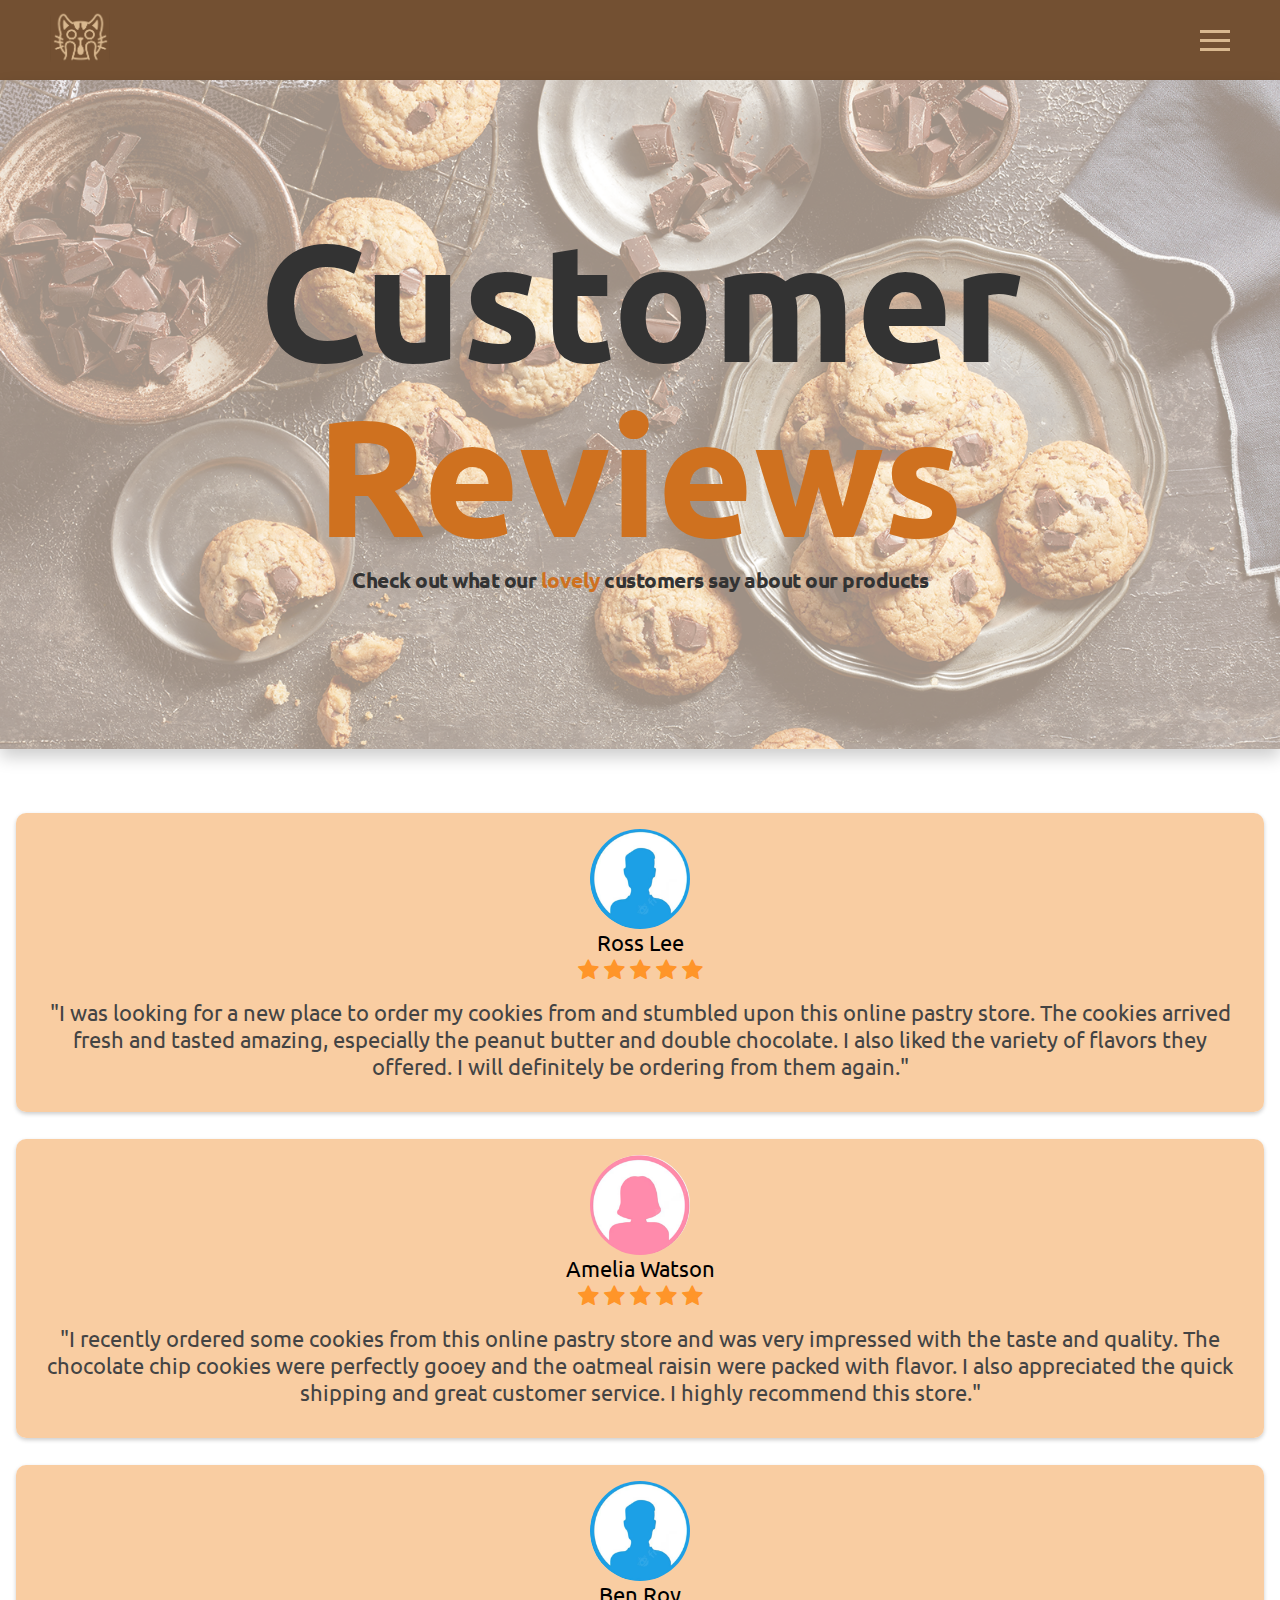
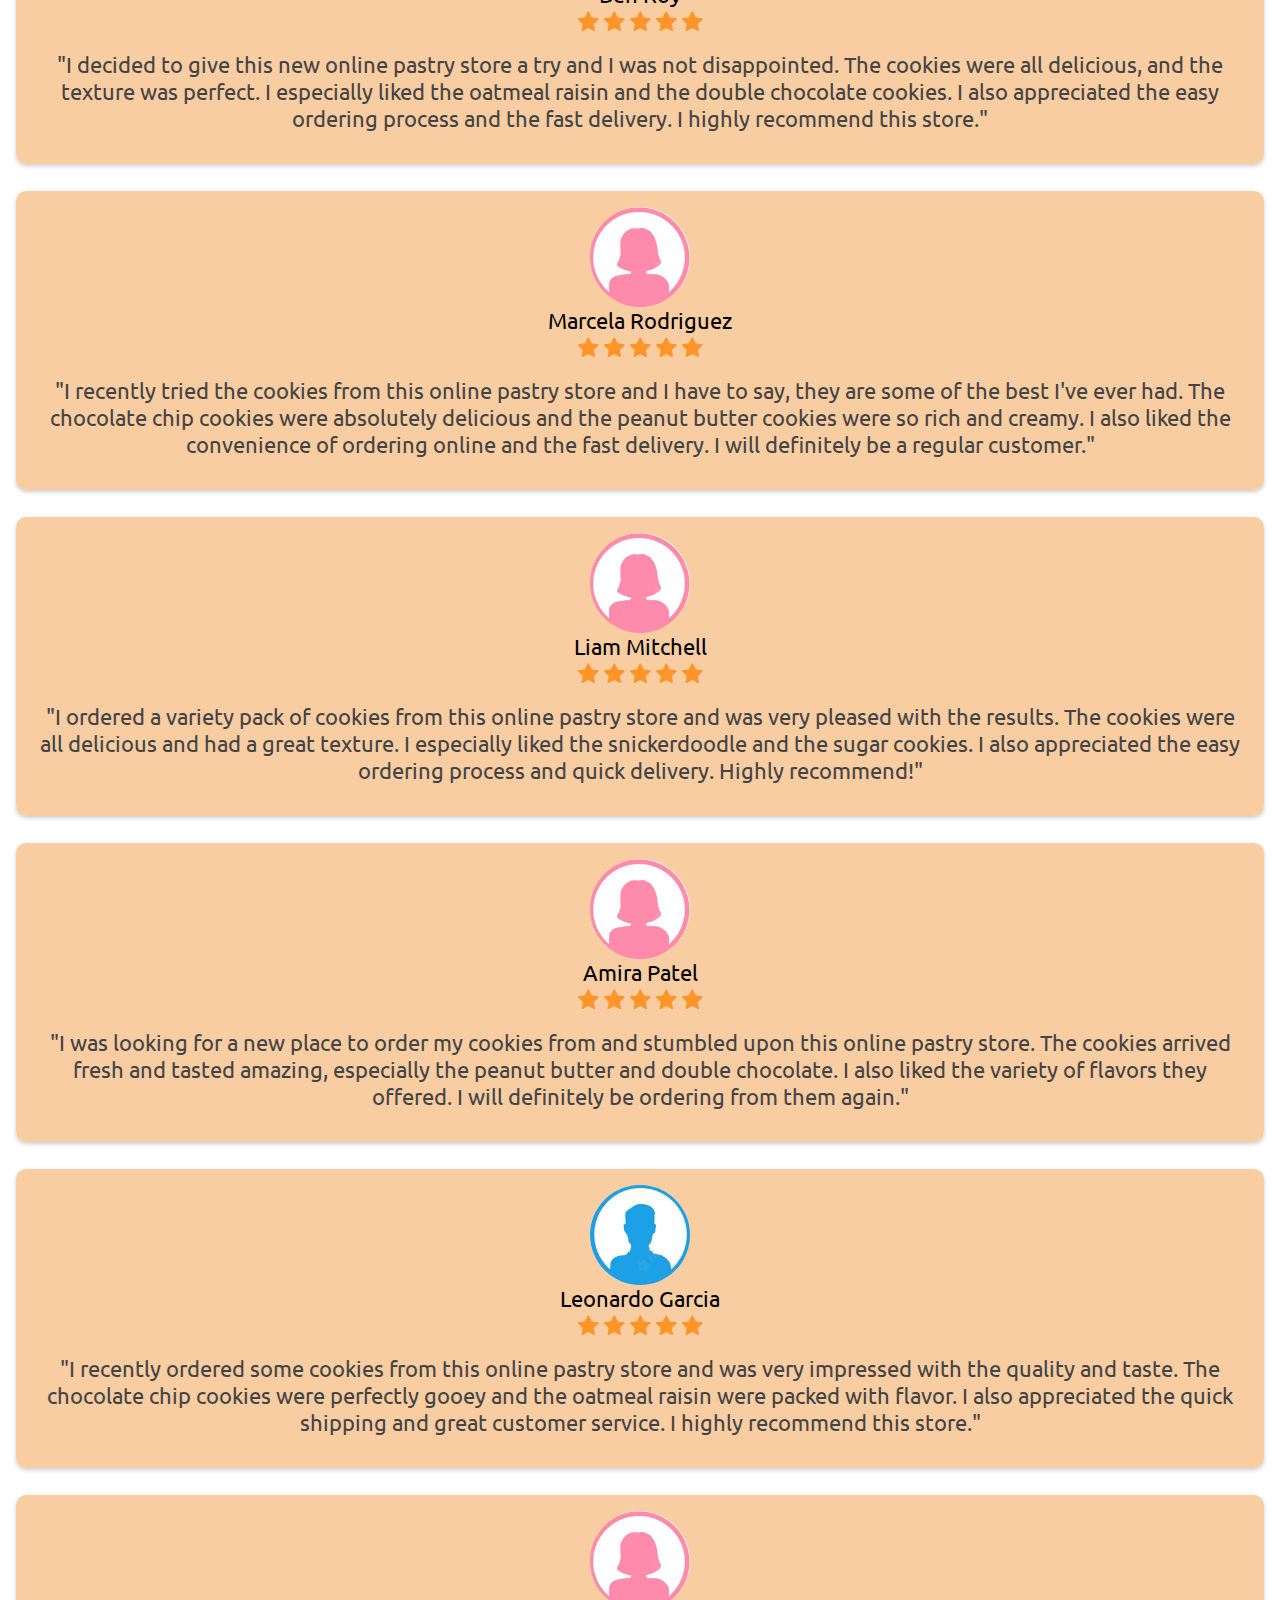
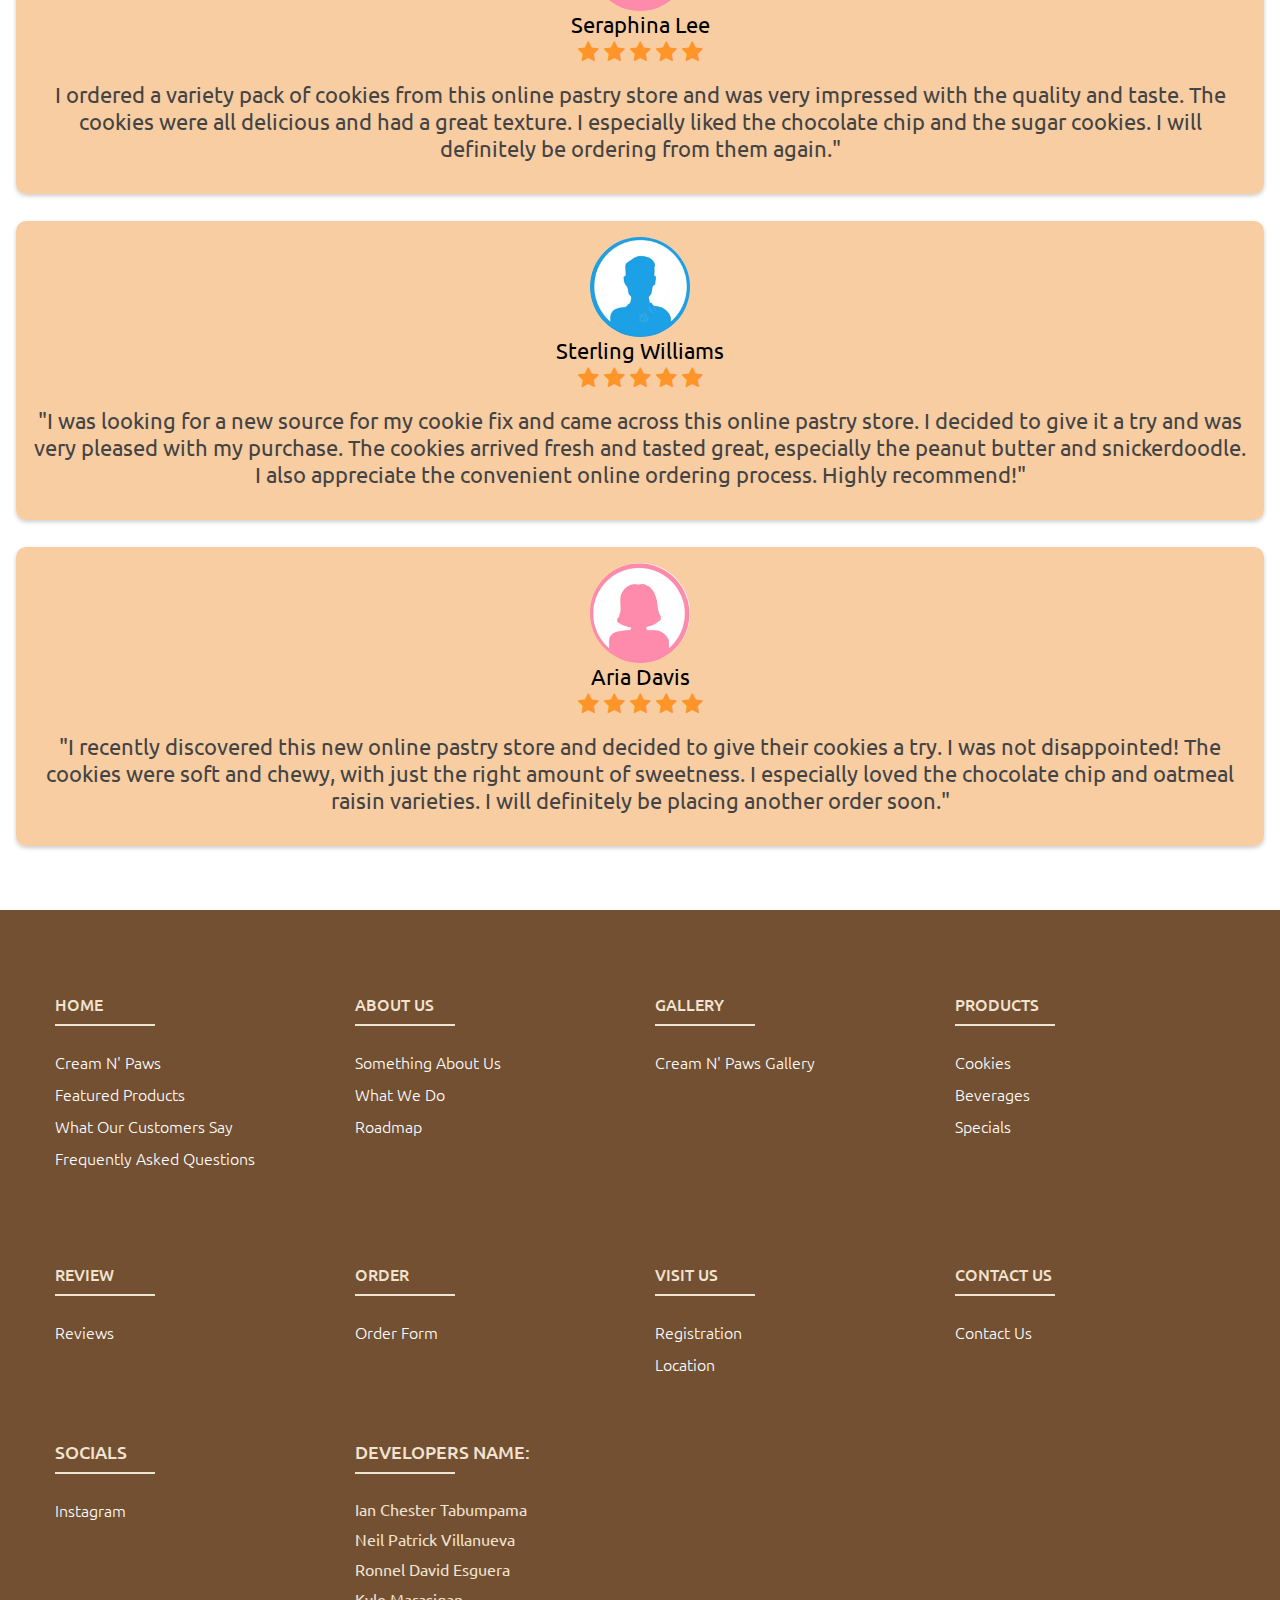
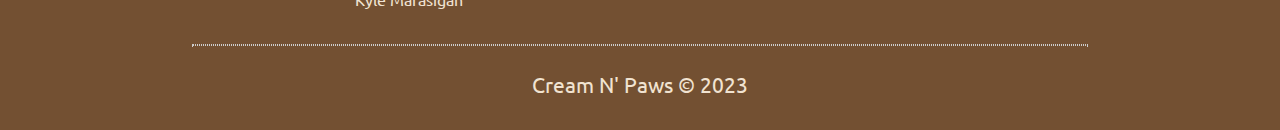
<file: reviews.html>
<!DOCTYPE html>
<html lang="en">

<head>
  <meta charset="UTF-8">
  <meta http-equiv="X-UA-Compatible" content="IE=edge">
  <meta name="viewport" content="width=device-width, initial-scale=1.0">
  <title>Cream N' Paws</title>
  <link rel="icon" type="image/x-icon" href="logo.png">
  <link rel="stylesheet" href="reviews-style.css">
  <link rel="stylesheet" href="nav-style.css">
  <link rel="stylesheet" href="footer-style.css">
  <link rel="stylesheet" href="https://cdnjs.cloudflare.com/ajax/libs/font-awesome/4.7.0/css/font-awesome.min.css">
</head>

<body>
  <header>
    <div class="logo">
      <a href="index.html"><img src="logo.png" width="60px"></a>
    </div>
    <div class="navbox">
      <div class="line"></div>
      <div class="line"></div>
      <div class="line"></div>

    </div>
    <nav class="nav-bar">
      <ul>
        <li>
          <a href="index.html">Home</a>
          <div class="dropdown-content">
            <a href="index.html#featured-products">Featured Products</a>
            <a href="index.html#testimonials">What Our Customers Say</a>
            <a href="index.html#FAQ">FAQ</a>
          </div>
        </li>
        <li>
          <a href="about-us.html">About Us</a>
          <div class="dropdown-content">
            <a href="about-us.html#about-us">Something About Us</a>
            <a href="about-us.html#we-do">What We Do</a>
            <a href="about-us.html#timeline">Roadmap</a>
          </div>
        </li>
        <li>
          <a href="Gallery.html">Gallery</a>
        </li>
        <li>
          <a href="products.html">Products</a>
          <div class="dropdown-content">
            <a href="products.html#cookies">Cookies</a>
            <a href="products.html#beverages">Beverages</a>
            <a href="products.html#specials">Specials</a>
          </div>
        <li>
          <a href="reviews.html" class="active">Reviews</a>
        </li>
        <li>
          <a href="order.html">Order</a>
        </li>
        <li>
          <a href="visit.html">Visit Us</a>
          <div class="dropdown-content">
            <a href="visit.html#register-form">Registration</a>
            <a href="visit.html#maps">Location</a>
          </div>
        </li>
        <li>
          <a href="contact-us.html">Contact Us</a>
        </li>
      </ul>
    </nav>

  </header>
  <script>
    navbox = document.querySelector(".navbox");
    navbox.onclick = function () {
      navb = document.querySelector(".nav-bar");
      navb.classList.toggle("active");
    }
  </script>

  <section id="Cream N' Paws Reviews">
    <div class="section-hero">
      <div class="hero">
        <div class="hero-title">
          <h1> Customer <span>Reviews</span></h1>
          <p>Check out what our <span>lovely</span> customers say about our products</p>
        </div>
      </div>
  </section>

  <section id="testimonials">
    <div class="testimonial-container container">
      <div class="testimonial-box">
        <div class="customer-detail">
          <div class="customer-photo">
            <img src="anonymous_boy.png" alt="" />
            <p class="customer-name">Ross Lee</p>
          </div>
        </div>
        <div class="star-rating">
          <span class="fa fa-star checked"></span>
          <span class="fa fa-star checked"></span>
          <span class="fa fa-star checked"></span>
          <span class="fa fa-star checked"></span>
          <span class="fa fa-star checked"></span>
        </div>
        <p class="testimonial-text">
          "I was looking for a new place to order my cookies from and stumbled upon
          this online pastry store. The cookies arrived fresh and tasted amazing, especially
          the peanut butter and double chocolate. I also liked the variety of flavors they offered.
          I will definitely be ordering from them again."
        </p>
      </div>
      <br />

      <div class="testimonial-box">
        <div class="customer-detail">
          <div class="customer-photo">
            <img src="anonymous_girl.png" alt="" />
            <p class="customer-name">Amelia Watson</p>
          </div>
        </div>
        <div class="star-rating">
          <span class="fa fa-star checked"></span>
          <span class="fa fa-star checked"></span>
          <span class="fa fa-star checked"></span>
          <span class="fa fa-star checked"></span>
          <span class="fa fa-star checked"></span>
        </div>
        <p class="testimonial-text">
          "I recently ordered some cookies from this online pastry
          store and was very impressed with the taste and quality. The chocolate chip cookies
          were perfectly gooey and the oatmeal raisin were packed with flavor. I also appreciated
          the quick shipping and great customer service. I highly recommend this store."
        </p>
      </div>
      <br />

      <div class="testimonial-box">
        <div class="customer-detail">
          <div class="customer-photo">
            <img src="anonymous_boy.png" alt="" />
            <p class="customer-name">Ben Roy</p>
          </div>
        </div>
        <div class="star-rating">
          <span class="fa fa-star checked"></span>
          <span class="fa fa-star checked"></span>
          <span class="fa fa-star checked"></span>
          <span class="fa fa-star checked"></span>
          <span class="fa fa-star checked"></span>
        </div>
        <p class="testimonial-text">
          "I decided to give this new online pastry store a try and I was not
          disappointed. The cookies were all delicious, and the texture was perfect.
          I especially liked the oatmeal raisin and the double chocolate cookies. I also appreciated
          the easy ordering process and the fast delivery. I highly recommend this store."
        </p>
      </div>

      <br />
      <div class="testimonial-box">
        <div class="customer-detail">
          <div class="customer-photo">
            <img src="anonymous_girl.png" alt="" />
            <p class="customer-name">Marcela Rodriguez</p>
          </div>
        </div>
        <div class="star-rating">
          <span class="fa fa-star checked"></span>
          <span class="fa fa-star checked"></span>
          <span class="fa fa-star checked"></span>
          <span class="fa fa-star checked"></span>
          <span class="fa fa-star checked"></span>
        </div>
        <p class="testimonial-text">
          "I recently tried the cookies from this online pastry store and I have to say,
          they are some of the best I've ever had. The chocolate chip cookies were absolutely delicious
          and the peanut butter cookies were so rich and creamy. I also liked the convenience of ordering
          online and the fast delivery. I will definitely be a regular customer."
        </p>
      </div>
      <br />

      <div class="testimonial-box">
        <div class="customer-detail">
          <div class="customer-photo">
            <img src="anonymous_girl.png" alt="" />
            <p class="customer-name">Liam Mitchell</p>
          </div>
        </div>
        <div class="star-rating">
          <span class="fa fa-star checked"></span>
          <span class="fa fa-star checked"></span>
          <span class="fa fa-star checked"></span>
          <span class="fa fa-star checked"></span>
          <span class="fa fa-star checked"></span>
        </div>
        <p class="testimonial-text">
          "I ordered a variety pack of cookies from this online pastry store and was very
          pleased with the results. The cookies were all delicious and had a great texture. I especially
          liked the snickerdoodle and the sugar cookies. I also appreciated the easy ordering process and
          quick delivery. Highly recommend!"
        </p>
      </div>
      <br />

      <div class="testimonial-box">
        <div class="customer-detail">
          <div class="customer-photo">
            <img src="anonymous_girl.png" alt="" />
            <p class="customer-name">Amira Patel</p>
          </div>
        </div>
        <div class="star-rating">
          <span class="fa fa-star checked"></span>
          <span class="fa fa-star checked"></span>
          <span class="fa fa-star checked"></span>
          <span class="fa fa-star checked"></span>
          <span class="fa fa-star checked"></span>
        </div>
        <p class="testimonial-text">
          "I was looking for a new place to order my cookies from and stumbled upon this online
          pastry store. The cookies arrived fresh and tasted amazing, especially the peanut butter and
          double chocolate. I also liked the variety of flavors they offered. I will definitely be ordering
          from them again."
        </p>
      </div>
      <br />

      <div class="testimonial-box">
        <div class="customer-detail">
          <div class="customer-photo">
            <img src="anonymous_boy.png" alt="" />
            <p class="customer-name">Leonardo Garcia</p>
          </div>
        </div>
        <div class="star-rating">
          <span class="fa fa-star checked"></span>
          <span class="fa fa-star checked"></span>
          <span class="fa fa-star checked"></span>
          <span class="fa fa-star checked"></span>
          <span class="fa fa-star checked"></span>
        </div>
        <p class="testimonial-text">
          "I recently ordered some cookies from this online pastry store and was very impressed
          with the quality and taste. The chocolate chip cookies were perfectly gooey and the oatmeal raisin
          were packed with flavor. I also appreciated the quick shipping and great customer service. I highly
          recommend this store."
        </p>
      </div>
      <br />

      <div class="testimonial-box">
        <div class="customer-detail">
          <div class="customer-photo">
            <img src="anonymous_girl.png" alt="" />
            <p class="customer-name">Seraphina Lee</p>
          </div>
        </div>
        <div class="star-rating">
          <span class="fa fa-star checked"></span>
          <span class="fa fa-star checked"></span>
          <span class="fa fa-star checked"></span>
          <span class="fa fa-star checked"></span>
          <span class="fa fa-star checked"></span>
        </div>
        <p class="testimonial-text">
          I ordered a variety pack of cookies from this online pastry store and was very
          impressed with the quality and taste. The cookies were all delicious and had a great texture.
          I especially liked the chocolate chip and the sugar cookies.
          I will definitely be ordering from them again."
        </p>
      </div>
      <br />

      <div class="testimonial-box">
        <div class="customer-detail">
          <div class="customer-photo">
            <img src="anonymous_boy.png" alt="" />
            <p class="customer-name">Sterling Williams</p>
          </div>
        </div>
        <div class="star-rating">
          <span class="fa fa-star checked"></span>
          <span class="fa fa-star checked"></span>
          <span class="fa fa-star checked"></span>
          <span class="fa fa-star checked"></span>
          <span class="fa fa-star checked"></span>
        </div>
        <p class="testimonial-text">
          "I was looking for a new source for my cookie fix and came across this online pastry store.
          I decided to give it a try and was very pleased with my purchase. The cookies arrived fresh
          and tasted great, especially the peanut butter and snickerdoodle. I also appreciate the convenient
          online ordering process. Highly recommend!"
        </p>
      </div>
      <br />

      <div class="testimonial-box">
        <div class="customer-detail">
          <div class="customer-photo">
            <img src="anonymous_girl.png" alt="" />
            <p class="customer-name">Aria Davis</p>
          </div>
        </div>
        <div class="star-rating">
          <span class="fa fa-star checked"></span>
          <span class="fa fa-star checked"></span>
          <span class="fa fa-star checked"></span>
          <span class="fa fa-star checked"></span>
          <span class="fa fa-star checked"></span>
        </div>
        <p class="testimonial-text">
          "I recently discovered this new online pastry store and decided to give their cookies a try.
          I was not disappointed! The cookies were soft and chewy, with just the right amount of sweetness.
          I especially loved the chocolate chip and oatmeal raisin varieties. I will definitely be placing
          another order soon."
        </p>
      </div>

    </div>


  </section>

  <section id="footer">
    <footer class="footer">
      <div class="footer-container">
        <div class="row">
          <div class="footer-col">
            <h4><a href="index.html">HOME</h4>
            <ul>
              <li><a href="index.html#Cream N' Paws">Cream N' Paws</a></li>
              <li><a href="index.html#featured-products">Featured Products</a></li>
              <li><a href="index.html#testimonials">What Our Customers Say</a></li>
              <li><a href="index.html#FAQ">Frequently Asked Questions</a></li>
            </ul>
          </div>
          <div class="footer-col">
            <h4><a href="about-us.html">ABOUT US</h4>
            <ul>
              <li><a href="about-us.html#about-us">Something About Us</a></li>
              <li><a href="about-us.html#we-do">What We Do</a></li>
              <li><a href="about-us.html#timeline">Roadmap</a></li>
  
            </ul>
            <br>
            <br>
            <br>
  
          </div>
          <div class="footer-col">
            <h4><a href="Gallery.html">GALLERY</h4>
            <ul>
              <li><a href="Gallery.html#Cream N' Paws Gallery">Cream N' Paws Gallery</a></li>
  
  
            </ul>
          </div>
          <div class="footer-col">
            <h4><a href="products.html">PRODUCTS</h4>
            <ul>
              <li><a href="products.html#cookies">Cookies</a></li>
              <li><a href="products.html#beverages">Beverages</a></li>
              <li><a href="products.html#specials">Specials</a></li>
            </ul>
          </div>
          <div class="footer-col">
            <h4><a href="reviews.html">REVIEW</h4>
            <ul>
              <li><a href="reviews.html#Cream N' Paws Reviews">Reviews</a></li>
  
            </ul>
          </div>
          <div class="footer-col">
            <h4><a href="order.html">ORDER</h4>
            <ul>
              <li><a href="order.html#order-form">Order Form</a></li>
  
            </ul>
          </div>
          <div class="footer-col">
            <h4><a href="visit.html">VISIT US</h4>
            <ul>
              <li><a href="visit.html#register-form">Registration</a></li>
              <li><a href="visit.html#maps">Location</a></li>
  
            </ul>
          </div>
          <div class="footer-col">
            <h4><a href="contact-us.html">CONTACT US</h4>
            <ul>
              <li><a href="contact-us.html">Contact Us</a></li>
  
            </ul>
          </div>
  
          <div class="footer-col">
            <h4>SOCIALS</h4>
            <ul>
              <li><a href="https://www.instagram.com/cream.n.paws.ph/">Instagram</a></li>
            </ul>
          </div>
          <div class="footer-col">
            <h4>DEVELOPERS NAME:</h4>
            <ul>
              <li>Ian Chester Tabumpama</li>
              <li>Neil Patrick Villanueva</li>
              <li>Ronnel David Esguera</a></li>
              <li>Kyle Marasigan</a></li>
            </ul>
          </div>
        </div>
      </div>
      <br>
      <hr />
      <p> Cream N' Paws &copy; 2023</p>
    </footer>
  </section>
</body>

</html>
</file>
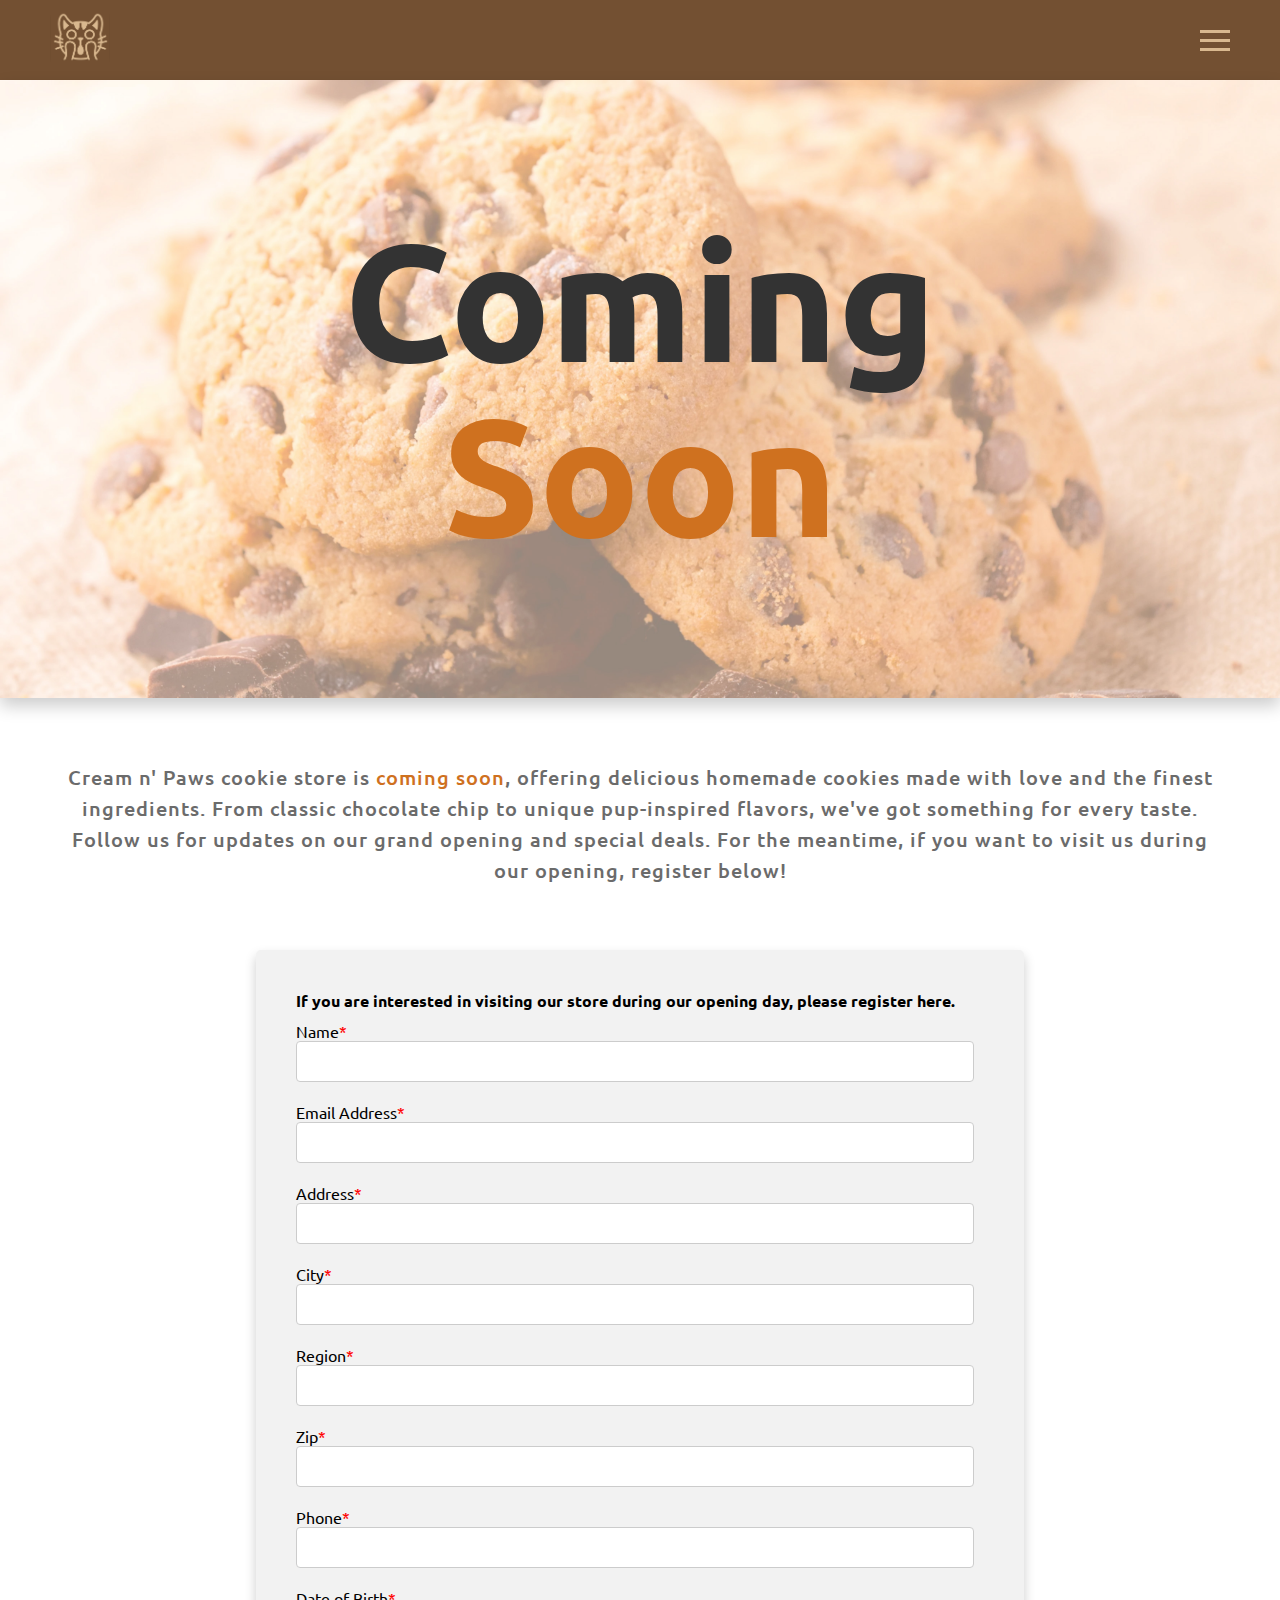
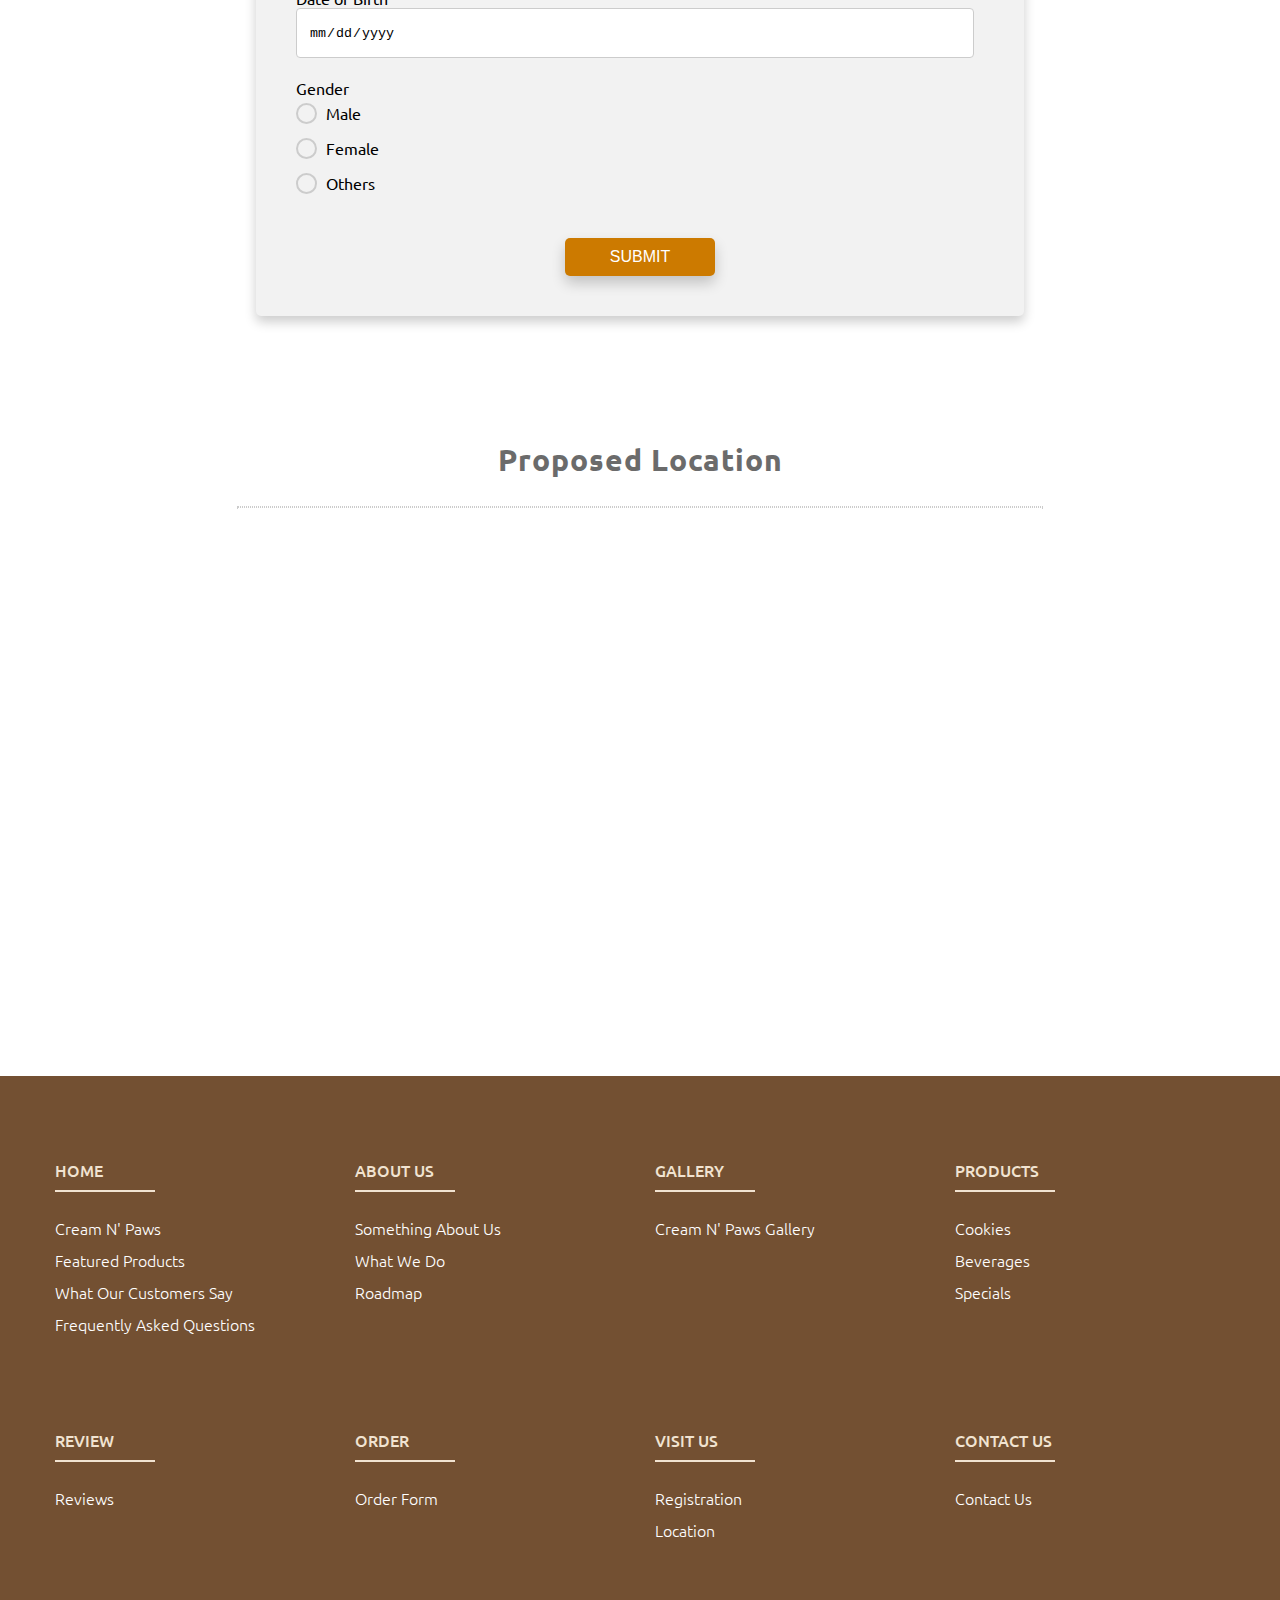
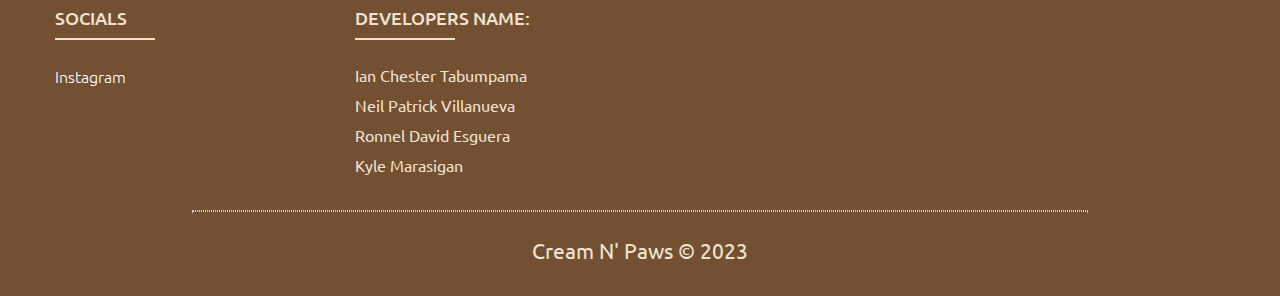
<file: visit.html>
<!DOCTYPE html>
<html lang="en">

<head>
  <meta charset="UTF-8">
  <meta http-equiv="X-UA-Compatible" content="IE=edge">
  <meta name="viewport" content="width=device-width, initial-scale=1.0">
  <title>Cream N' Paws</title>
  <link rel="icon" type="image/x-icon" href="logo.png">
  <link rel="stylesheet" href="visit-style.css">
  <link rel="stylesheet" href="nav-style.css">
  <link rel="stylesheet" href="footer-style.css">
  <link rel="stylesheet" href="https://cdnjs.cloudflare.com/ajax/libs/font-awesome/4.7.0/css/font-awesome.min.css">
</head>

<body>
  <header>
    <div class="logo">
      <a href="index.html"><img src="logo.png" width="60px"></a>
    </div>
    <div class="navbox">
      <div class="line"></div>
      <div class="line"></div>
      <div class="line"></div>

    </div>
    <nav class="nav-bar">
      <ul>
        <li>
          <a href="index.html">Home</a>
          <div class="dropdown-content">
            <a href="index.html#featured-products">Featured Products</a>
            <a href="index.html#testimonials">What Our Customers Say</a>
            <a href="index.html#FAQ">FAQ</a>
          </div>
        </li>
        <li>
          <a href="about-us.html">About Us</a>
          <div class="dropdown-content">
            <a href="about-us.html#about-us">Something About Us</a>
            <a href="about-us.html#we-do">What We Do</a>
            <a href="about-us.html#timeline">Roadmap</a>
          </div>
        </li>
        <li>
          <a href="Gallery.html">Gallery</a>
        </li>
        <li>
          <a href="products.html">Products</a>
          <div class="dropdown-content">
            <a href="products.html#cookies">Cookies</a>
            <a href="products.html#beverages">Beverages</a>
            <a href="products.html#specials">Specials</a>
          </div>
        <li>
          <a href="reviews.html">Reviews</a>
        </li>
        <li>
          <a href="order.html">Order</a>
        </li>
        <li>
          <a href="visit.html" class="active">Visit Us</a>
          <div class="dropdown-content">
            <a href="visit.html#register-form">Registration</a>
            <a href="visit.html#maps">Location</a>
          </div>
        </li>
        <li>
          <a href="contact-us.html">Contact Us</a>
        </li>
      </ul>
    </nav>

  </header>
  <script>
    navbox = document.querySelector(".navbox");
    navbox.onclick = function () {
      navb = document.querySelector(".nav-bar");
      navb.classList.toggle("active");
    }
  </script>
  <section>
    <div class="section-hero">
      <div class="hero">
        <div class="hero-title">
          <h1> Coming <span>Soon</span></h1>
        </div>
      </div>
  </section>
  <div class="body-text">
    <p>Cream n' Paws cookie store is <span>coming soon</span>, offering delicious homemade cookies made with love
      and the finest ingredients.
      From classic chocolate chip to unique pup-inspired flavors, we've got something for every taste.
      Follow us for updates on our grand opening and special deals. For the meantime, if you want to visit us
      during our opening,
      register below!</p>
  </div>

  <div class="testbox" id="register-form">
    <form action="https://formspree.io/f/xnqynrla" method="POST">
      <b>If you are interested in visiting our store during our opening day, please register here.</b>
      <div class="item">
        <label for="name">Name<span>*</span></label>
        <input id="name" type="text" name="name" required />
      </div>
      <div class="item">
        <label for="email">Email Address<span>*</span></label>
        <input id="email" type="email" name="email" required />
      </div>
      <div class="item">
        <label for="address">Address<span>*</span></label>
        <input id="address" type="address" name="address" required />
      </div>
      <div class="item">
        <label for="city">City<span>*</span></label>
        <input id="city" type="text" name="city" required />
      </div>
      <div class="item">
        <label for="Region">Region<span>*</span></label>
        <input id="Region" type="text" name="Region" required />
      </div>
      <div class="item">
        <label for="zip">Zip<span>*</span></label>
        <input id="zip" type="text" name="zip" required />
      </div>
      <div class="item">
        <label for="phone">Phone<span>*</span></label>
        <input id="phone" type="number" name="phone" required />
      </div>
      <div class="item">
        <label for="Birthday">Date of Birth<span>*</span></label>
        <input id="Birthday" type="date" name="Birthday" required />
        <i class="fas fa-calendar-alt"></i>
      </div>
      <div class="question">
        <label>Gender</label>
        <div class="question-answer">
          <div>
            <input type="radio" value="Male" id="radio_1" name="Gender" />
            <label for="radio_1" class="radio"><span>Male</span></label>
          </div>
          <div>
            <input type="radio" value="Female" id="radio_2" name="Gender" />
            <label for="radio_2" class="radio"><span>Female</span></label>
          </div>

          <div>
            <input type="radio" value="others" id="radio_3" name="Gender" />
            <label for="radio_3" class="radio"><span>Others</span></label>
            <br>
          </div>
        </div>
      </div>

      <div class="btn-block">
        <button type="submit" value="submit">SUBMIT</button>
      </div>
  </div>
  </form>
  </div>

  <div class="body-text">
    <h2>Proposed Location</h2>
    <br>
    <hr />
  </div>


  <div class="mapouter" id="maps">
    <div class="gmap_canvas"><iframe class="gmap_iframe" width="100%" frameborder="0" scrolling="no" marginheight="0"
        marginwidth="0"
        src="https://maps.google.com/maps?width=1420&amp;height=478&amp;hl=en&amp;q=dela rosa st makati&amp;t=p&amp;z=15&amp;ie=UTF8&amp;iwloc=B&amp;output=embed"></iframe><a
        href="https://pdflist.com/" alt="pdflist.com">Pdflist.com</a></div>
    <style>
      .mapouter {
        position: auto;
        text-align: right;
        width: 100%;
        height: 478px;
        margin-bottom: 2%;
        display: flex;
        align-items: center;
        justify-content: center;
      }

      .gmap_canvas {
        overflow: hidden;
        background: none !important;
        width: 80%;
        height: 478px;
      }

      .gmap_iframe {
        height: 100% !important;
        max-height: 478px;
      }
    </style>
  </div>

  <section id="footer">
    <footer class="footer">
      <div class="footer-container">
        <div class="row">
          <div class="footer-col">
            <h4><a href="index.html">HOME</h4>
            <ul>
              <li><a href="index.html#Cream N' Paws">Cream N' Paws</a></li>
              <li><a href="index.html#featured-products">Featured Products</a></li>
              <li><a href="index.html#testimonials">What Our Customers Say</a></li>
              <li><a href="index.html#FAQ">Frequently Asked Questions</a></li>
            </ul>
          </div>
          <div class="footer-col">
            <h4><a href="about-us.html">ABOUT US</h4>
            <ul>
              <li><a href="about-us.html#about-us">Something About Us</a></li>
              <li><a href="about-us.html#we-do">What We Do</a></li>
              <li><a href="about-us.html#timeline">Roadmap</a></li>
  
            </ul>
            <br>
            <br>
            <br>
  
          </div>
          <div class="footer-col">
            <h4><a href="Gallery.html">GALLERY</h4>
            <ul>
              <li><a href="Gallery.html#Cream N' Paws Gallery">Cream N' Paws Gallery</a></li>
  
  
            </ul>
          </div>
          <div class="footer-col">
            <h4><a href="products.html">PRODUCTS</h4>
            <ul>
              <li><a href="products.html#cookies">Cookies</a></li>
              <li><a href="products.html#beverages">Beverages</a></li>
              <li><a href="products.html#specials">Specials</a></li>
            </ul>
          </div>
          <div class="footer-col">
            <h4><a href="reviews.html">REVIEW</h4>
            <ul>
              <li><a href="reviews.html#Cream N' Paws Reviews">Reviews</a></li>
  
            </ul>
          </div>
          <div class="footer-col">
            <h4><a href="order.html">ORDER</h4>
            <ul>
              <li><a href="order.html#order-form">Order Form</a></li>
  
            </ul>
          </div>
          <div class="footer-col">
            <h4><a href="visit.html">VISIT US</h4>
            <ul>
              <li><a href="visit.html#register-form">Registration</a></li>
              <li><a href="visit.html#maps">Location</a></li>
  
            </ul>
          </div>
          <div class="footer-col">
            <h4><a href="contact-us.html">CONTACT US</h4>
            <ul>
              <li><a href="contact-us.html">Contact Us</a></li>
  
            </ul>
          </div>
  
          <div class="footer-col">
            <h4>SOCIALS</h4>
            <ul>
              <li><a href="https://www.instagram.com/cream.n.paws.ph/">Instagram</a></li>
            </ul>
          </div>
          <div class="footer-col">
            <h4>DEVELOPERS NAME:</h4>
            <ul>
              <li>Ian Chester Tabumpama</li>
              <li>Neil Patrick Villanueva</li>
              <li>Ronnel David Esguera</a></li>
              <li>Kyle Marasigan</a></li>
            </ul>
          </div>
        </div>
      </div>
      <br>
      <hr />
      <p> Cream N' Paws &copy; 2023</p>
    </footer>
  </section>

</body>

</html>
</file>
<file: index-style.css>
@import url('https://fonts.googleapis.com/css2?family=Ubuntu:wght@400;700&display=swap');

:root {
    --typeface: "Ubuntu", sans-serif;
}

* {
    margin: 0;
    padding: 0;
    list-style: none;
    text-decoration: none;
    box-sizing: border-box;
}

body,
html {
    background-color: #ffffff;
    font-family: var(--typeface);
}

/* Hero part*/

.section-hero {
    background-color: #fdf2e9;
    padding: 8.4rem 5rem 9.6rem 5rem;
}

.hero {
    /* We'll not use px to define the length and will use rem. */
    /* max-width: 1300px; */
    max-width: 130rem;
    display: grid;
    grid-template-columns: 1.5fr 1fr;
    grid-template-areas:
        "hero-text-box hero-img-box";

    padding: 0 3.2rem;
    margin: 0 auto;
    align-items: center;
    gap: 0 9.6rem;
}

.heading-primary {
    font-size: 5.2rem;
    color: #333;
    font-weight: 700;
    letter-spacing: -0.5px;
    line-height: 1.05;
    margin-top: 2rem;
    margin-bottom: 2rem;
    
}

.hero-description {
    font-size: 1.3rem;
    line-height: 1.5;
    margin-bottom: 2rem;
    
}

.hero-img-box {
    grid-column: 2/3;
    grid-row: 1 / 3;
    grid-area: hero-img-box;
}

.hero-img {
    width: 100%;
    border-radius: 2%;
    max-width: 600px;
    box-shadow: 0px 8px 16px 0px rgba(0,0,0,0.2);
}

.btn:link,
.btn:visited {
    display: inline-block;
    font-size: 2rem;
    font-weight: 600;
    font-family: inherit;
    border: none;
    cursor: pointer;
    border-radius: 9px;
    /* margin-top: 4.8rem; */
    padding: 1.6rem 3.2rem;
    text-decoration: none;

    transition: background-color 500ms;
}

.btn--fill:link,
.btn--fill:visited {
    background-color: #e67e22;
    color: #fff;
    box-shadow: 0px 8px 16px 0px rgba(0,0,0,0.2);
}

.btn--outline:link,
.btn--outline:visited {
    color: #555;
    background-color: #fff;
    box-shadow: 0px 8px 16px 0px rgba(0,0,0,0.2);
}

.btn--fill:hover,
.btn--fill:active {
    background-color: #cf711f;
    text-decoration: none;
}

.btn--outline:hover,
.btn--outline:active {
    background-color: #fdf2e9;
    /* Now we'll not use border as in border the outlines are on the outside. Instead we'll use the outline or box-shadow property */
    box-shadow: inset 0px 0px 0px 3px #fff;
    text-decoration: none;
    /* outline: #fff solid 3px; */
}

/* We'll create a utility class that can be used for any element by simply adding a class. */
.margin-right-btn {
    margin-right: 2.4rem;
}

.delivered-meals {
    display: flex;
    align-items: center;
    gap: 2rem;
}

.delivered-text {
    font-size: 1.8rem;
    font-weight: 600;
}

.delivered-text span {
    color: #cf711f;
}

/* Featured Products*/
.featured-products {
    padding: 2%;
    text-align: center;
}

.featured-products h1 {
    font-size: 3rem;
    color: #333;
    font-weight: 700;
    letter-spacing: -0.5px;
    line-height: 1.05;
    margin-top: 2rem;
    margin-bottom: 2rem;
    text-align: center;
}

.product-card {
    box-shadow: 0 4px 8px 0 rgba(0, 0, 0, 0.2);
    max-width: 300px;
    margin: 10px;
    text-align: center;
    border-radius: 2%;
}

.product-card p {
    padding: 1%;
}

.product-card span {
    color: #cf711f;
}

.product-container {
    display: flex;
    justify-content: center;
    align-items: center;
    flex-wrap: wrap;
}

.price {
    color: grey;
    font-size: 22px;
    
}

.product-card button {
    border: none;
    outline: 0;
    padding: 12px;
    color: white;
    background-color: #cf711f;
    text-align: center;
    cursor: pointer;
    width: 100%;
    font-size: 18px;
    border-radius: 2%;
    box-shadow: 0px 8px 16px 0px rgba(0,0,0,0.2);
}

.product-card button:hover {
    opacity: 0.7;
}

/* ........./ Testimonial /.......... */
#testimonials {
    padding: 5rem 0;
    background: #f5e8d9;
}

.testimonial-title {
    text-align: center;
    font-size: 2.8rem;
    font-weight: 400;
    color: #555;
}

.testimonial-container {
    display: flex;
    justify-content: space-between;
    font-size: 1.4rem;
    padding: 1rem;
}

.testimonial-box .checked {
    color: #ff9529;
}

.testimonial-box .testimonial-text {
    margin: 1rem 0;
    color: #444;
}

.testimonial-box {
    text-align: center;
    padding: 1rem;
}

.customer-photo img {
    display: block;
    width: 150px;
    height: 150px;
    object-fit: cover;
    object-position: center;
    border-radius: 50%;
    margin: auto;
}

/*...........FAQ.............*/
.faq-header {
    font-size: 42px;
    padding: 3%;
    text-align: center;
    color: #333;
}

.faq-header span {
    color: #cf711f;
}

.faq-content {
    margin: 0 5% 2% 5%;
    padding: 2%
}

.faq-question {
    padding: 20px 0;
    border-bottom: 1px dotted #ccc;
}

.panel-title {
    font-size: 24px;
    width: 100%;
    position: relative;
    margin: 0;
    padding: 10px 10px 0 48px;
    display: block;
    cursor: pointer;
}

.panel-content {
    font-size: 20px;
    padding: auto;
    margin: 0 5% 0 5%;
    height: 0;
    overflow: hidden;
    position: relative;
    opacity: 0;
    transition: .4s;
    color: rgb(92, 92, 92);
}

.panel:checked~.panel-content {
    height: auto;
    opacity: 1;
    padding: 2%;
    margin: 0 5% 0 5%;
}

.plus {
    position: absolute;
    margin-left: 20px;
    margin-top: 4px;
    z-index: 5;
    font-size: 42px;
    line-height: 100%;
    user-select: none;
    transition: .2s ease;
}

.plus span {
    color: #cf711f;
}

.panel:checked~.plus {
    transform: rotate(45deg);
}

.panel {
    display: none;
}

@media (max-width: 1335px){
    .hero {

        grid-template-columns: 1fr;
        grid-template-rows: .8fr .6fr;
        grid-template-areas:
            "hero-img-box"
            "hero-text-box"
        ;
    }

    .section-hero{
        padding: 2%;
    }
    .hero-img-box{
        display: grid;
        justify-content: center;
    }

    .heading-primary{
        display: grid;
        justify-content: center;
        text-align: center;
    }

    .hero-description{
        display: grid;
        justify-content: center;
        text-align: center;
    }
    .buttons{
        display: grid;
        justify-content: center;
    }
    .btn:link,
    .btn:visited {
        display: inline-block;
        margin-bottom: 3%;
    }
    .delivered-meals{
        margin-top: 2%;
        display: grid;
        justify-content: center;
    }

    .testimonial-container{
        flex-direction: column;
    }
}

@media (max-width: 500px) {
    .buttons{
        display: grid;
        justify-content: center;
        text-align: center;
    }

    .btn:link,
    .btn:visited {
        display: flex;
        margin-bottom: 5%;
        flex-direction: column;
        margin-right: 5%;
    }

    .hero-img-box{
        display: grid;
        justify-content: center;
        width: 100%;
        width: 100%;
        border-radius: 2%;
        margin-top: 10%;
    }

    .hero {

        grid-template-columns: 1fr;
        grid-template-rows: .3fr .6fr;
        grid-template-areas:
            "hero-img-box"
            "hero-text-box"
        ;
    }
}
</file>
<file: nav-style.css>
@import url('https://fonts.googleapis.com/css2?family=Ubuntu:wght@400;700&display=swap');

header {
    width: 100%;
    height: 80px;
    background: #735032;
    display: flex;
    align-items: center;
    justify-content: space-between;
    padding: 0 90px;
    box-shadow: 0px 8px 16px 0px rgba(0,0,0,0.2);
}

.logo {
    display: flex;
    color: #f1e3d1;
    font-size: 20px;
    align-items: center;
}

.logo img {
    border-radius: 10px;
}

.navbox {
    display: none;
}

.nav-bar ul {
    display: flex;
}

.nav-bar ul li {
    position: relative;
    display: inline-block;
}

.nav-bar ul li a {
    display: block;
    color: #f1e3d1;
    font-size: 18px;
    padding: 10px 25px;
    border-radius: 50px;
    transition: 0.2s;
    margin: 0 5px;
}

.nav-bar ul li a:hover {
    color: #735032;
    background: #D9B88F;
}


.nav-bar ul li a.active {
    color: #735032;
    background: #D9B88F;
    box-shadow: 0px 2px 4px 0px rgba(0,0,0,0.2);
}

li:hover .dropdown-content {
    display: block;
}

.dropdown-content {
    display: none;
    position: absolute;
    background-color: #735032;
    transition: 0.2s;
    z-index: 1;
    top: 100%;
    left: 50%;
    transform: translate(-50%, 0);
    font-size: 9px;
    border-bottom-left-radius: 25px;
    border-bottom-right-radius: 25px;
    padding: 10%;
    margin-top:1%;
    margin-bottom: 2%;
}


.dropdown-content a {
    color: white;
    padding: 2px 2px;
    text-decoration: none;
    display: block;
    border-radius: 20px !important;
    font-size: 16px !important;
    text-align: center;
}


@media only screen and (max-width: 1320px) {
    header {
        padding: 0 50px;
    }
}

@media only screen and (max-width: 1269px) {
    header {
        padding: 0 30px;
    }
}

@media only screen and (max-width: 1355px) {
    .dropdown-content {
        display: none !important;
    }
    
    .navbox {
        display: block;
        cursor: pointer;
    }

    .navbox .line {
        width: 30px;
        height: 3px;
        background: #D9B88F;
        margin: 6px 0;
        
    }

    .nav-bar {
        height: 0;
        position: absolute;
        top: 80px;
        left: 0;
        right: 0;
        width: 100vw;
        background: #BF8C60;
        transition: 0.5s;
        overflow: hidden;
        box-shadow: 0px 8px 16px 0px rgba(0,0,0,0.2);
    }

    .nav-bar.active {
        height: 570px;
        
    }

    .nav-bar ul {
        display: flex;
        flex-direction: column;
        width: fit-content;
        margin: 80px auto 0 auto;
        text-align: center;
        transition: 0.5s;
    }

    .nav-bar.active {
        opacity: 1;
        
    }

    .nav-bar ul li a {
        margin-bottom: 12px;
    }

    
}
</file>
<file: footer-style.css>
@import url('https://fonts.googleapis.com/css2?family=Ubuntu:wght@400;700&display=swap');

:root {
  --typeface: "Ubuntu", sans-serif;
}

* {
  margin: 0;
  padding: 0;
  list-style: none;
  text-decoration: none;
  box-sizing: border-box;
}
hr{
  margin: 0 15% 0 15%;
  border: 1px dotted #ccc;
}

/* Footer */


.footer {
  background: #735032;
  color: #f1e3d1;
  padding: 2rem 0;
}

.footer-container {
  max-width: 1200px;
  margin: 0 auto;
  display: flex;
  flex-wrap: wrap;
}

.footer p {
  display: flex;
  align-items: center;
  justify-content: center;
  font-size: 130%;
  margin-top: 2%;
}

.row {
  display: flex;
  flex-wrap: wrap;
}

ul {
  list-style: none;
}

.footer-col {
  width: 25%;
  padding: 15px;
}

.footer-col h4 {
  font-size: 18px;
  color: #f1e3d1;
  text-transform: capitalize;
  margin-bottom: 35px;
  margin-top: 35px;
  font-weight: 500;
  position: relative;
}

.footer-col h4 a {
  font-size: 18px;
  color: #f1e3d1;
  text-transform: capitalize;
  margin-bottom: 35px;
  font-weight: 500;
  position: relative;
  font-size: 16px;
  transition: all 0.3s ease;

}


.footer-col h4 a:hover {
  color: #e6d5b3;
  padding-left: 8px;
}

.footer-col h4::before {
  content: '';
  position: absolute;

  bottom: -10px;
  background-color: #f1e3d1;
  height: 2px;
  width: 100%;

  max-width:100px
}

.footer-col ul li:not(:last-child) {
  margin-bottom: 10px;
}

.footer-col ul li a {
  font-size: 16px;
  text-transform: capitalize;
  color: #ffffff;
  text-decoration: none;
  font-weight: 300;
  display: block;
  transition: all 0.3s ease;
}



/*responsive*/
@media(max-width: 767px) {
  .footer-col {
    width: 50%;
    margin-bottom: 30px;
  }
}

@media(max-width: 574px) {
  
  .footer-container, .footer-col{
    display: flex;
    flex-direction: column;
    justify-content: center;
    text-align: center;
    align-items: center;
  }
  .footer-col {
    width: 100%;
    display: flex;

    justify-content: center;
    text-align: center;
    align-items: center;
    
  }


  .footer-col h4::before {
    display:flex;
    align-content: center;
    position: center;
    max-width: 200px;
    
  }
  


}
</file>
<file: about-style.css>
@import url('https://fonts.googleapis.com/css2?family=Ubuntu:wght@400;700&display=swap');

:root {
    --typeface: "Ubuntu", sans-serif;
}

* {
    margin: 0;
    padding: 0;
    list-style: none;
    text-decoration: none;
    box-sizing: border-box;
}

body,
html {
    background-color: #ffffff;
    font-family: var(--typeface);
}

hr.hrline{
    margin: 0 15% 0 15%;
    border-top: 20px dashed rgb(0, 0, 0);
}

/* Hero */
.section-hero {
    background-color: #fdf2e9;
    padding: 8.4rem 5rem 9.6rem 5rem;
    background-image: url("about-hero.jpg");
    box-shadow: 0px 8px 16px 0px rgba(0,0,0,0.2);
    background-position: center;
    background-repeat: no-repeat;
    background-size: cover;

}

.hero {
    /* We'll not use px to define the length and will use rem. */
    /* max-width: 1300px; */
    max-width: 130rem;
    display: grid;
    padding: 0 3.2rem;
    margin: 0 auto;
    align-items: center;
    gap: 0 9.6rem;
}



.hero-title {
    font-size: 5.2rem;
    color: #333;
    font-weight: 700;
    letter-spacing: -0.5px;
    line-height: 1.05;
    text-align: center;
}

.hero-title span {
    color: #cf711f;
    
}

.hero-title p {
    font-size: 1.3rem;
    line-height: 1.5;
    
}

.about-us{
    display: flex;
}

.about-us-text {
    color: #6b6b6b;
    padding: 3%;
    font-size: 16px;
    letter-spacing: 1px;
    text-align: center;
    line-height: 31px;
    margin: 0 20% 0 20%;

}

.about-us-text h2{
    color: #333;
}


/*............what we do */

.we-do-container{
  padding: 2%;
  text-align: center;
}

.we-do-container h2{
  color: #333;
  padding: 1%;
  text-align: center;
  letter-spacing: 1px;
}

.info-card {
  box-shadow: 0 4px 8px 0 rgba(0, 0, 0, 0.2);
  max-width: 300px;
  margin: 10px;
  text-align: center;
  border-radius: 2%;
  padding: 2%;
  color: #6b6b6b;
}

.info-card p {
  padding: 1%;
}

.info-card span{
  color: #cf711f;
}

.info-container {
  display: flex;
  justify-content: center;
  align-items: center;
  flex-wrap: wrap;
}

/* timeline */
#timeline{
    margin-bottom: 3%;
    
}
#timeline h2{
    color: #333;
    padding: 3%;
    text-align: center;
    letter-spacing: 1px;
}
/* The actual timeline (the vertical ruler) */
.timeline {
    position: relative;
    max-width: 1200px;
    margin: 0 auto;
    background-color: #fdf2e9;
    padding: 2%;
    border-radius: 10px;
    box-shadow: 0px 8px 16px 0px rgba(0,0,0,0.2);
  }
  
  /* The actual timeline (the vertical ruler) */
  .timeline::after {
    content: '';
    position: absolute;
    width: 6px;
    background-color: white;
    top: 0;
    bottom: 0;
    left: 50%;
    margin-left: -3px;
  }
  
  /* Container around content */
  .container {
    padding: 10px 40px;
    position: relative;
    background-color: inherit;
    width: 50%;
  }
  
  /* The circles on the timeline */
  .container::after {
    content: '';
    position: absolute;
    width: 25px;
    height: 25px;
    right: -17px;
    background-color: white;
    border: 4px solid #FF9F55;
    top: 15px;
    border-radius: 50%;
    z-index: 1;
  }
  
  /* Place the container to the left */
  .left {
    left: 0;
  }
  
  /* Place the container to the right */
  .right {
    left: 50%;
  }
  
  /* Add arrows to the left container (pointing right) */
  .left::before {
    content: " ";
    height: 0;
    position: absolute;
    top: 22px;
    width: 0;
    z-index: 1;
    right: 30px;
    border: medium solid white;
    border-width: 10px 0 10px 10px;
    border-color: transparent transparent transparent white;
  }
  
  /* Add arrows to the right container (pointing left) */
  .right::before {
    content: " ";
    height: 0;
    position: absolute;
    top: 22px;
    width: 0;
    z-index: 1;
    left: 30px;
    border: medium solid white;
    border-width: 10px 10px 10px 0;
    border-color: transparent white transparent transparent;
  }
  
  /* Fix the circle for containers on the right side */
  .right::after {
    left: -16px;
  }
  
  /* The actual content */
  .content {
    padding: 20px 30px;
    background-color: white;
    position: relative;
    border-radius: 6px;
    color: #6b6b6b;
  }

  .content span{
    color: #cf711f;
  }
  
  /* Media queries - Responsive timeline on screens less than 600px wide */
  @media screen and (max-width: 600px) {
  /* Place the timelime to the left */
    .timeline::after {
      left: 31px;
    }
  
  /* Full-width containers */
    .container {
      width: 100%;
      padding-left: 70px;
      padding-right: 25px;
    }
  
  /* Make sure that all arrows are pointing leftwards */
    .container::before {
      left: 60px;
      border: medium solid white;
      border-width: 10px 10px 10px 0;
      border-color: transparent white transparent transparent;
    }
  
  /* Make sure all circles are at the same spot */
    .left::after, .right::after {
      left: 15px;
    }
  
  /* Make all right containers behave like the left ones */
    .right {
      left: 0%;
    }
  }

  #last-remark{
    color: #333;
    padding: 3%;
    text-align: center;
    letter-spacing: 1px;
  }

  #last-remark span{
    color: #cf711f;
  }

  @media (max-width: 1335px) {
    .hero {
      margin: auto;
      display: flex;
      flex-direction: column;
    }
    
    .hero-title {
      display: flex;
      flex-direction: column;
    }

    .about-us-text {
      padding: 5%;
      letter-spacing: 1px;
      text-align: center;
      line-height: 31px;
      margin: 0 5% 0 5%;
  
  }
  }

  @media (max-width: 500px){
    .hero {
      margin: auto;
      display: flex;
      flex-direction: column;
    }
    
    .hero-title {
      display: flex;
      flex-direction: column;
      font-size: 4rem;
    }
  }
</file>
<file: contact-style.css>
@import url('https://fonts.googleapis.com/css2?family=Ubuntu:wght@400;700&display=swap');

:root {
    --typeface: "Ubuntu", sans-serif;
}

* {
    margin: 0;
    padding: 0;
    list-style: none;
    text-decoration: none;
    box-sizing: border-box;
}

html,
body {
    background-color: #ffffff;
    font-family: var(--typeface);
}

/* Hero */
.section-hero {
    background-color: #fdf2e9;
    padding: 8.4rem 5rem 9.6rem 5rem;
    background-image: url("contact-hero.jpg");
    box-shadow: 0px 8px 16px 0px rgba(0,0,0,0.2);
    background-position: center;
    background-repeat: no-repeat;
    background-size: cover;
}

.hero {
    /* We'll not use px to define the length and will use rem. */
    /* max-width: 1300px; */
    max-width: 130rem;
    display: grid;
    padding: 0 3.2rem;
    margin: 0 auto;
    align-items: center;
    gap: 0 9.6rem;
}



.hero-title {
    font-size: 5.2rem;
    color: #333;
    font-weight: 700;
    letter-spacing: -0.5px;
    line-height: 1.05;
    text-align: center;
}

.hero-title span {
    color: #cf711f;
}

.hero-title p {
    font-size: 1.3rem;
    line-height: 1.5;
}




.main-block {
    display: flex;
    flex-direction: column;
    justify-content: center;
    align-items: center;
    min-height: 100vh;
}
#contact-us {
    padding: 1%;
}
.info {
    padding: 1%;
}
form {
    padding: 25px;
    margin: 25px;
    box-shadow: 0 2px 5px #834C24;
    background: #f5f5f5;
    border-radius: 10px;
}

.fas {
    margin: 25px 10px 0;
    font-size: 72px;
    color: #834C24;
}

.fa-envelope {
    transform: rotate(-20deg);
}

.fa-at,
.fa-mail-bulk {
    transform: rotate(10deg);
}

input,
textarea {
    width: calc(100% - 18px);
    padding: 12px;
    margin-bottom: 20px;
    border: 1px solid #834C24;
    outline: none;
    border-radius: 4px;
}

input::placeholder {
    color: #834C24;
}

button {
    width: 100%;
    padding: 10px;
    border: none;
    background: #cf711f;
    font-size: 16px;
    font-weight: 400;
    color: #fff;
    border-radius: 5px;
}

button:hover {
    background: #834C24;
}


@media (max-width: 1335px) {
    .hero{
        display: flex;
        flex-direction: column;
        text-align: center;
    }

    .main-block {
        flex-direction: column;
    }


}

@media (min-width: 568px) {
    .main-block {
        flex-direction: row;
    }

    .left-part,
    form {
        width: 90%;
    }

    .fa-envelope {
        margin-left: 20%;
    }

    .fa-at {
        margin-top: -10%;
        margin-left: 65%;
    }

    .fa-mail-bulk {
        margin-top: 2%;
        margin-left: 28%;
    }
    .hero-title{
        font-size: 4rem;
    }
}


@media (max-width: 784px) {
    .main-block {
        flex-direction: column;
    }
}
@media (max-width: 568px) {
    .hero-title{
        font-size: 4rem;
    }
}
</file>
<file: order-style.css>
@import url('https://fonts.googleapis.com/css2?family=Ubuntu:wght@400;700&display=swap');

:root {
    --typeface: "Ubuntu", sans-serif;
}

* {
    margin: 0;
    padding: 0;
    list-style: none;
    text-decoration: none;
    box-sizing: border-box;
}

body,
html {
    background-color: #ffffff;
    font-family: var(--typeface);
}

hr{
    margin: 2% 6% 1% 6%;
    border: 1px dotted #ccc;
}

/* Hero */
.section-hero {
    background-color: #fdf2e9;
    padding: 8.4rem 5rem 9.6rem 5rem;
    background-image: url("order-hero.jpg");
    box-shadow: 0px 8px 16px 0px rgba(0,0,0,0.2);
    background-position: center;
    background-repeat: no-repeat;
    background-size: cover;
}

.hero {
    /* We'll not use px to define the length and will use rem. */
    /* max-width: 1300px; */
    max-width: 130rem;
    display: grid;
    padding: 0 3.2rem;
    margin: 0 auto;
    align-items: center;
    gap: 0 9.6rem;
}



.hero-title {
    font-size: 5.2rem;
    color: #333;
    font-weight: 700;
    letter-spacing: -0.5px;
    line-height: 1.05;
    text-align: center;
}

.hero-title span {
    color: #cf711f;
}

.hero-title p {
    font-size: 1.3rem;
    line-height: 1.5;
}



/*..........Order Form............*/

#order-form h2{
    color: #333;
    padding: 2%;
    margin-top: 1%;
    text-align: center;
    letter-spacing: 1px;
}

#order-form h3{
    color: #333;
    padding: .6%;
    text-align: center;
    margin-top: 1%;
    letter-spacing: 1px;
}

#order-form p{
    color: #333;
    padding: .6%;
    text-align: center;
    margin-top: 1%;
    letter-spacing: 1px;
}

input[type=text], select, textarea {
    width: 100%;
    padding: 12px;
    border: 1px solid #ccc;
    border-radius: 4px;
    resize: vertical;
  }

  #street-address{
    width: 80%;
  }

  #postal-code{
    width: 10%;
  }

  #city{
    width: 50%;
  }
  
  label {
    padding: 12px 12px 12px 0;
    display: inline-block;
  }
  
  input[type=button] {
    background-color: #cf711f;
    color: white;
    padding: 12px 20px;
    border: none;
    border-radius: 4px;
    cursor: pointer;
    float: right;
    box-shadow: 0px 2px 4px 0px rgba(0,0,0,0.2);
  }
  
  input[type=button]:hover {
    background-color: #a05717;
    box-shadow: 0px 2px 4px 0px rgba(0,0,0,0.2);
  }

  input[type=reset] {
    background-color: #fff;
    color: #735032;
    padding: 12px 20px;
    border: none;
    border-radius: 4px;
    cursor: pointer;
    float: right;
    margin-right: 1%;
    box-shadow: 0px 2px 4px 0px rgba(0,0,0,0.2);
  }
  
  input[type=reset]:hover {
    background-color: rgb(145, 145, 145);
    box-shadow: 0px 2px 4px 0px rgba(0,0,0,0.2);
  }

  input[type=phone] {
    width: 40%;
    padding: 12px;
    border: 1px solid #ccc;
    border-radius: 4px;
    resize: vertical;
  }
  
  .container {
    border-radius: 5px;
    background-color: #f2f2f2;
    padding: 20px;
    margin: 1% 20% 5% 20%;
    box-shadow: 0px 8px 16px 0px rgba(0,0,0,0.2);
  }
  
  .input-cont {
    float: left;
    width: 100%;
    margin-top: 6px;
  }

  
  
  /* Clear floats after the columns */
  .row:after {
    content: "";
    display: table;
    clear: both;
  }
  
  /* Responsive layout - when the screen is less than 600px wide, make the two columns stack on top of each other instead of next to each other */
  @media screen and (max-width: 600px) {
    .col-25, .col-75, input[type=submit] {
      width: 100%;
      margin-top: 0;
    }
  }


/*.........Order Modal............*/
.modal {
    display: none; /* Hidden by default */
    position: fixed; /* Stay in place */
    z-index: 1; /* Sit on top */
    padding-top: 100px; /* Location of the box */
    left: 0;
    top: 0;
    width: 100%; /* Full width */
    height: 100%; /* Full height */
    overflow: auto; /* Enable scroll if needed */
    background-color: rgb(0,0,0); /* Fallback color */
    background-color: rgba(0,0,0,0.4); /* Black w/ opacity */
  }
  .modal-content {
    background-color: #fefefe;
    margin: auto;
    padding: 20px;
    border: 1px solid #888;
    width: 80%;
  }
  
  /* The Close Button */
  .close {
    color: #aaaaaa;
    float: right;
    font-size: 28px;
    font-weight: bold;
  }
  
  .close:hover,
  .close:focus {
    color: #000;
    text-decoration: none;
    cursor: pointer;
  }

  @media (max-width: 1335px) {
    .hero {
      display: flex;
      flex-direction: column;
      text-align: center;
    }

  }

  @media (max-width: 800px) {
    .container {
      border-radius: 5px;
      background-color: #f2f2f2;
      padding: 20px;
      margin: 1% 10% 5% 10%;
    }
  }

  @media (max-width: 500px) {
    .hero-title {
      font-size: 4rem;
    }

    .container {
      border-radius: 5px;
      background-color: #f2f2f2;
      padding: 20px;
      margin: 1% 2% 5% 2%;
    }

    #postal-code{
      width: 50%;
    }

    #street-address {
      width: 100%;
    }

    .input[type=button] {
      padding: 20px 24px;
      border-radius: 2px;
    }
  }
</file>
<file: reviews-style.css>
@import url('https://fonts.googleapis.com/css2?family=Ubuntu:wght@400;700&display=swap');

:root {
    --typeface: "Ubuntu", sans-serif;
}

* {
    margin: 0;
    padding: 0;
    list-style: none;
    text-decoration: none;
    box-sizing: border-box;
}

body,
html {
    background-color: #ffffff;
    font-family: var(--typeface);
}

/* Hero */
.section-hero {
    background-color: #fdf2e9;
    padding: 8.4rem 5rem 9.6rem 5rem;
    background-image: url("reviews-hero.png");
    box-shadow: 0px 8px 16px 0px rgba(0,0,0,0.2);
    background-position: center;
    background-repeat: no-repeat;
    background-size: cover;
}

.hero {
    /* We'll not use px to define the length and will use rem. */
    /* max-width: 1300px; */
    max-width: 130rem;
    display: grid;
    padding: 0 3.2rem;
    margin: 0 auto;
    align-items: center;
    gap: 0 9.6rem;
}

.hero-title {
    font-size: 5.2rem;
    color: #333;
    font-weight: 700;
    letter-spacing: -0.5px;
    line-height: 1.05;
    text-align: center;
}
.hero-title span{
    color: #cf711f;
}

.hero-title p {
    font-size: 1.3rem;
    line-height: 1.5;
}

.about-us-text {
    color: #999999;
    padding: 5%;
    font-size: 16px;
    letter-spacing: 1px;
    width: 700px;
    display: flex;
    text-align: center;
    line-height: 31px;
    position: absolute;
}

#testimonials {
    padding: 3rem 0;

}

.testimonial-title {
    text-align: center;
    font-size: 2.8rem;
    font-weight: 400;
    color: #555;
}

.testimonial-container {
    justify-content: space-between;
    font-size: 1.4rem;
    padding: 1rem;
    
}

.testimonial-box .checked {
    color: #ff9529;
    
}

.testimonial-box .testimonial-text {
    margin: 1rem 0;
    color: #444;
}

.testimonial-box {
    text-align: center;
    padding: 1rem;
    background-color: #f8c99bec;
    border-radius: 10px;
    box-shadow: 0px 2px 4px 0px rgba(0,0,0,0.2);
}

.customer-photo img {
    display: flex;
    width: 100px;
    height: 100px;
    object-fit:cover;
    border-radius:50%;
    margin: auto;
}

@media (max-width: 1335px) {
    .hero {
        display: flex;
        flex-direction: column;
    }
}


@media (max-width: 500px) {
    .hero-title {
        font-size: 3rem;
    }
}
</file>
<file: visit-style.css>
@import url('https://fonts.googleapis.com/css2?family=Ubuntu:wght@400;700&display=swap');

:root {
    --typeface: "Ubuntu", sans-serif;
}

* {
    margin: 0;
    padding: 0;
    list-style: none;
    text-decoration: none;
    box-sizing: border-box;
}

body,
html {
    background-color: #ffffff;
    font-family: var(--typeface);
}

hr {
    margin: 0 20% 0 20%;
    border: 1px dotted #333;
}

/* Hero */
.section-hero {
    background-color: #fdf2e9;
    padding: 8.4rem 5rem 8.4rem 5rem;
    background-image: url("visit-hero.jpg");
    box-shadow: 0px 8px 16px 0px rgba(0,0,0,0.2);
    background-position: center;
    background-size: cover;
}

.hero {
    /* We'll not use px to define the length and will use rem. */
    /* max-width: 1300px; */
    max-width: 130rem;
    display: grid;
    padding: 0 3.2rem;
    margin: 0 auto;
    align-items: center;
    gap: 0 9.6rem;
}



.hero-title {
    font-size: 5.2rem;
    color: #333;
    font-weight: 700;
    letter-spacing: -0.5px;
    line-height: 1.05;
    text-align: center;
}

.hero-title span {
    color: #cf711f;
}

.body-text span {
    color: #cf711f;
}

.hero-title p {
    font-size: 1.3rem;
    line-height: 1.5;
}

.body-text {
    color: #6b6b6b;
    padding: 3%;
    font-size: 20px;
    letter-spacing: 1px;
    text-align: center;
    line-height: 31px;
    margin: 0 20% 0 20%;
    font-weight: 500;
}

.testbox {
    padding: 20px;
    background: #f2f2f2;
    margin: 0 20% 5% 20%;
    border-radius: 5px;
    box-shadow: 0px 6px 12px 0px rgba(0,0,0,0.2);
}

form {
    padding: 20px;
    border-radius: 6px;
}

input,
select,
textarea {
    margin-bottom: 10px;
    border: 1px solid #ccc;
    border-radius: 4px;
}


input {
    width: calc(100% - 10px);
    padding: 12px;
}

input[type="date"] {
    padding: 12px 12px;
}

textarea {
    width: calc(100% - 12px);
    padding: 5px;
}

.item:hover p,
.item:hover i,
.question:hover p,
.question label:hover,
input:hover::placeholder {
    color: #cc7a00;
}

.item input:hover,
.item select:hover,
.item textarea:hover {
    border: 1px solid transparent;
    box-shadow: 0 0 3px 0 #cc7a00;
    color: #cc7a00;
}

.item {
    margin: 10px 0;
}

.item span {
    color: red;
}

input[type="date"]::-webkit-inner-spin-button {
    display: none;
}

.item i,
input[type="date"]::-webkit-calendar-picker-indicator {
    font-size: 20px;
    color: #cc7a00;
}

.item i {
    right: 1%;
    top: 30px;
    z-index: 1;
}

[type="date"]::-webkit-calendar-picker-indicator {
    right: 1%;
    z-index: 2;
    opacity: 0;
    cursor: pointer;
}

input[type=radio],
input[type=checkbox] {
    display: none;
}

label.radio {
    position: relative;
    display: inline-block;
    margin: 5px 20px 15px 0;
    cursor: pointer;
}

.question span {
    margin-left: 30px;
}

.question-answer label {
    display: block;
}

label.radio:before {
    content: "";
    position: absolute;
    left: 0;
    width: 17px;
    height: 17px;
    border-radius: 50%;
    border: 2px solid #ccc;
}

input[type=radio]:checked+label:before,
label.radio:hover:before {
    border: 2px solid #cc7a00;
}

label.radio:after {
    content: "";
    position: absolute;
    top: 6px;
    left: 5px;
    width: 8px;
    height: 4px;
    border: 3px solid #cc7a00;
    border-top: none;
    border-right: none;
    transform: rotate(-45deg);
    opacity: 0;
}

input[type=radio]:checked+label:after {
    opacity: 1;
}

.btn-block {
    margin-top: 10px;
    text-align: center;
}

button {
    width: 150px;
    padding: 10px;
    border: none;
    border-radius: 5px;
    background: #cc7a00;
    font-size: 16px;
    color: #fff;
    cursor: pointer;
    box-shadow: 0px 7px 14px 0px rgba(0,0,0,0.2);
}

button:hover {
    background: #ff9800;
}

@media (max-width: 1335px) {
    .hero {
        margin: auto;
        display: flex;
        flex-direction: column;
        margin: auto;
    }


    .body-text {
        padding: 5%;
        letter-spacing: 1px;
        text-align: center;
        line-height: 31px;
        margin: auto;

    }
}

@media (max-width: 568px) {
    .hero-title {
        font-size: 4rem;
    }

    .testbox {
        margin: 0 5% 5% 5%;
    }
}

@media (max-width: 1053px) {
    .hero-title {
        font-size: 4rem;
    }

    .testbox {
        margin: 0 5% 5% 5%;
    }
}

@media (min-width: 568px) {

    .name-item,
    .city-item {
        display: flex;
        flex-wrap: wrap;
        justify-content: space-between;
    }

    .name-item input,
    .name-item div {
        width: calc(50% - 20px);
    }

    .name-item div input {
        width: 97%;
    }

    .name-item div label {
        display: block;
        padding-bottom: 5px;
    }



}
</file>
